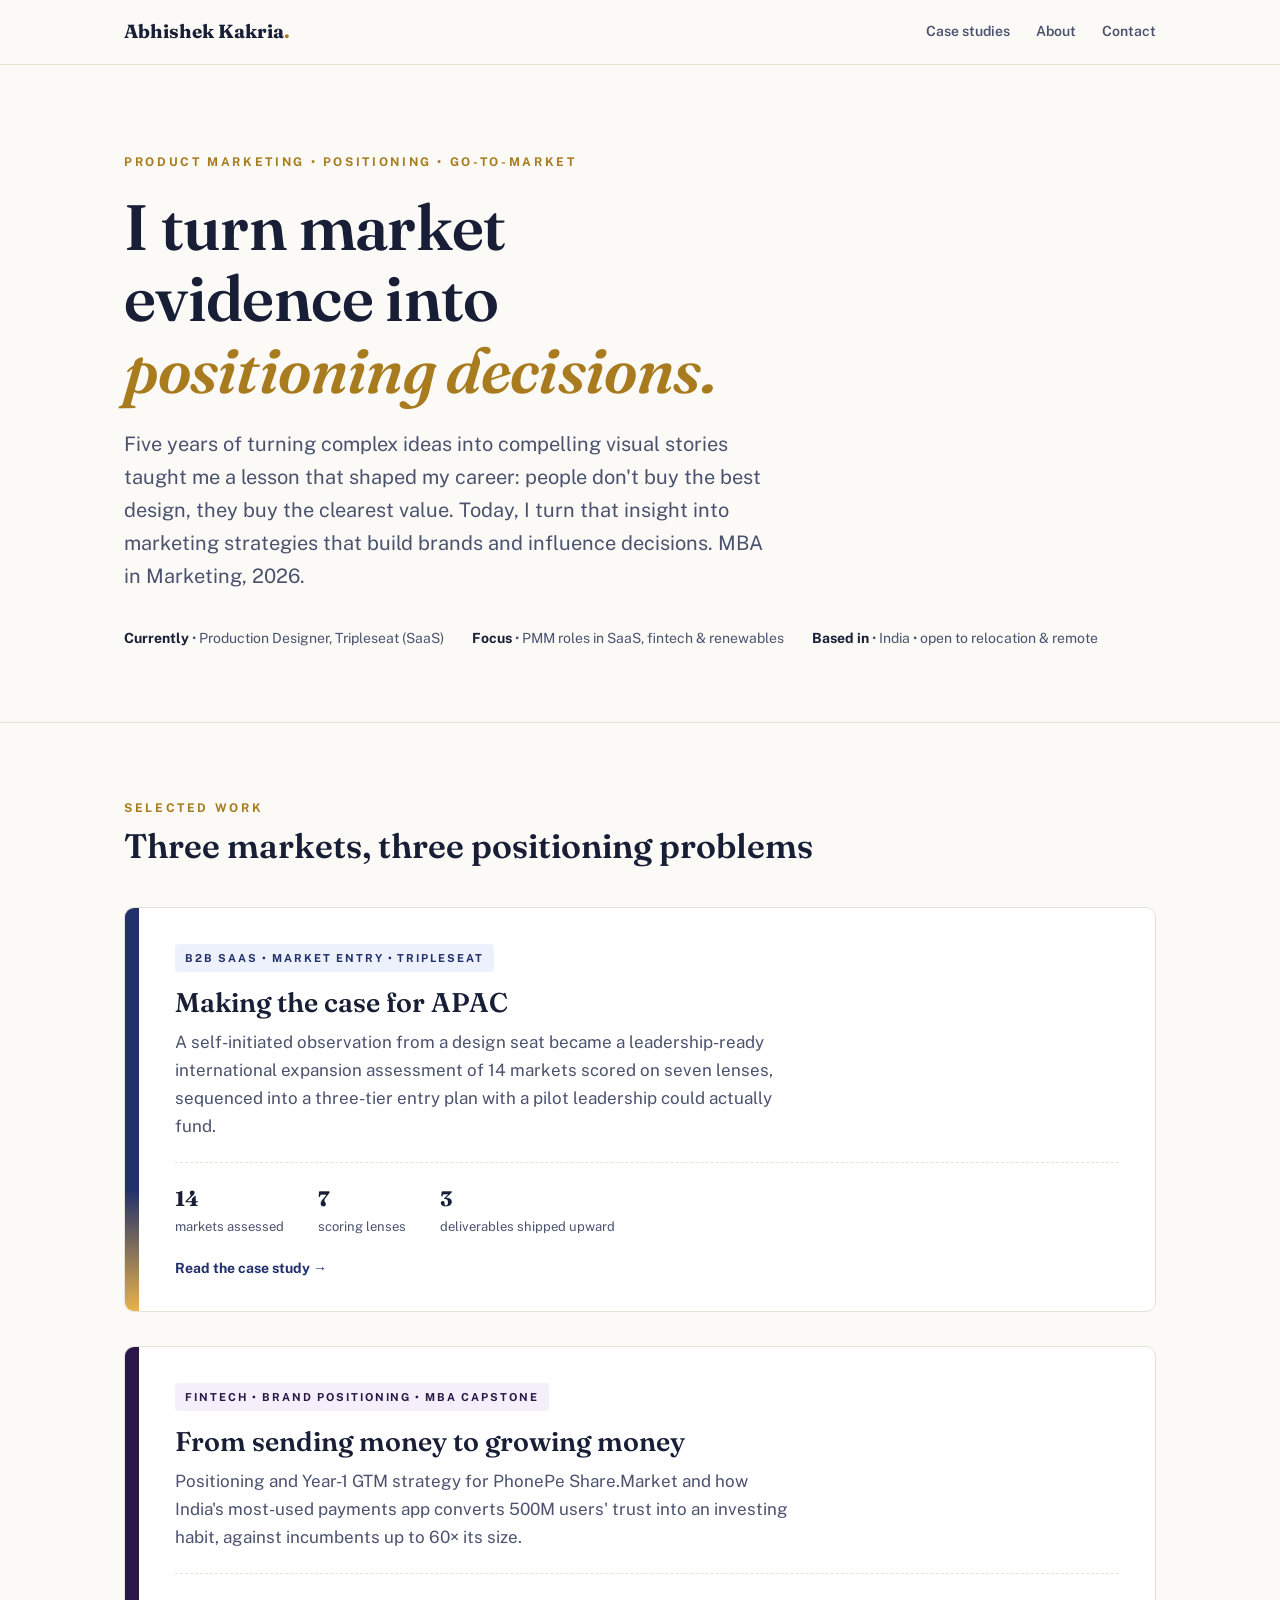
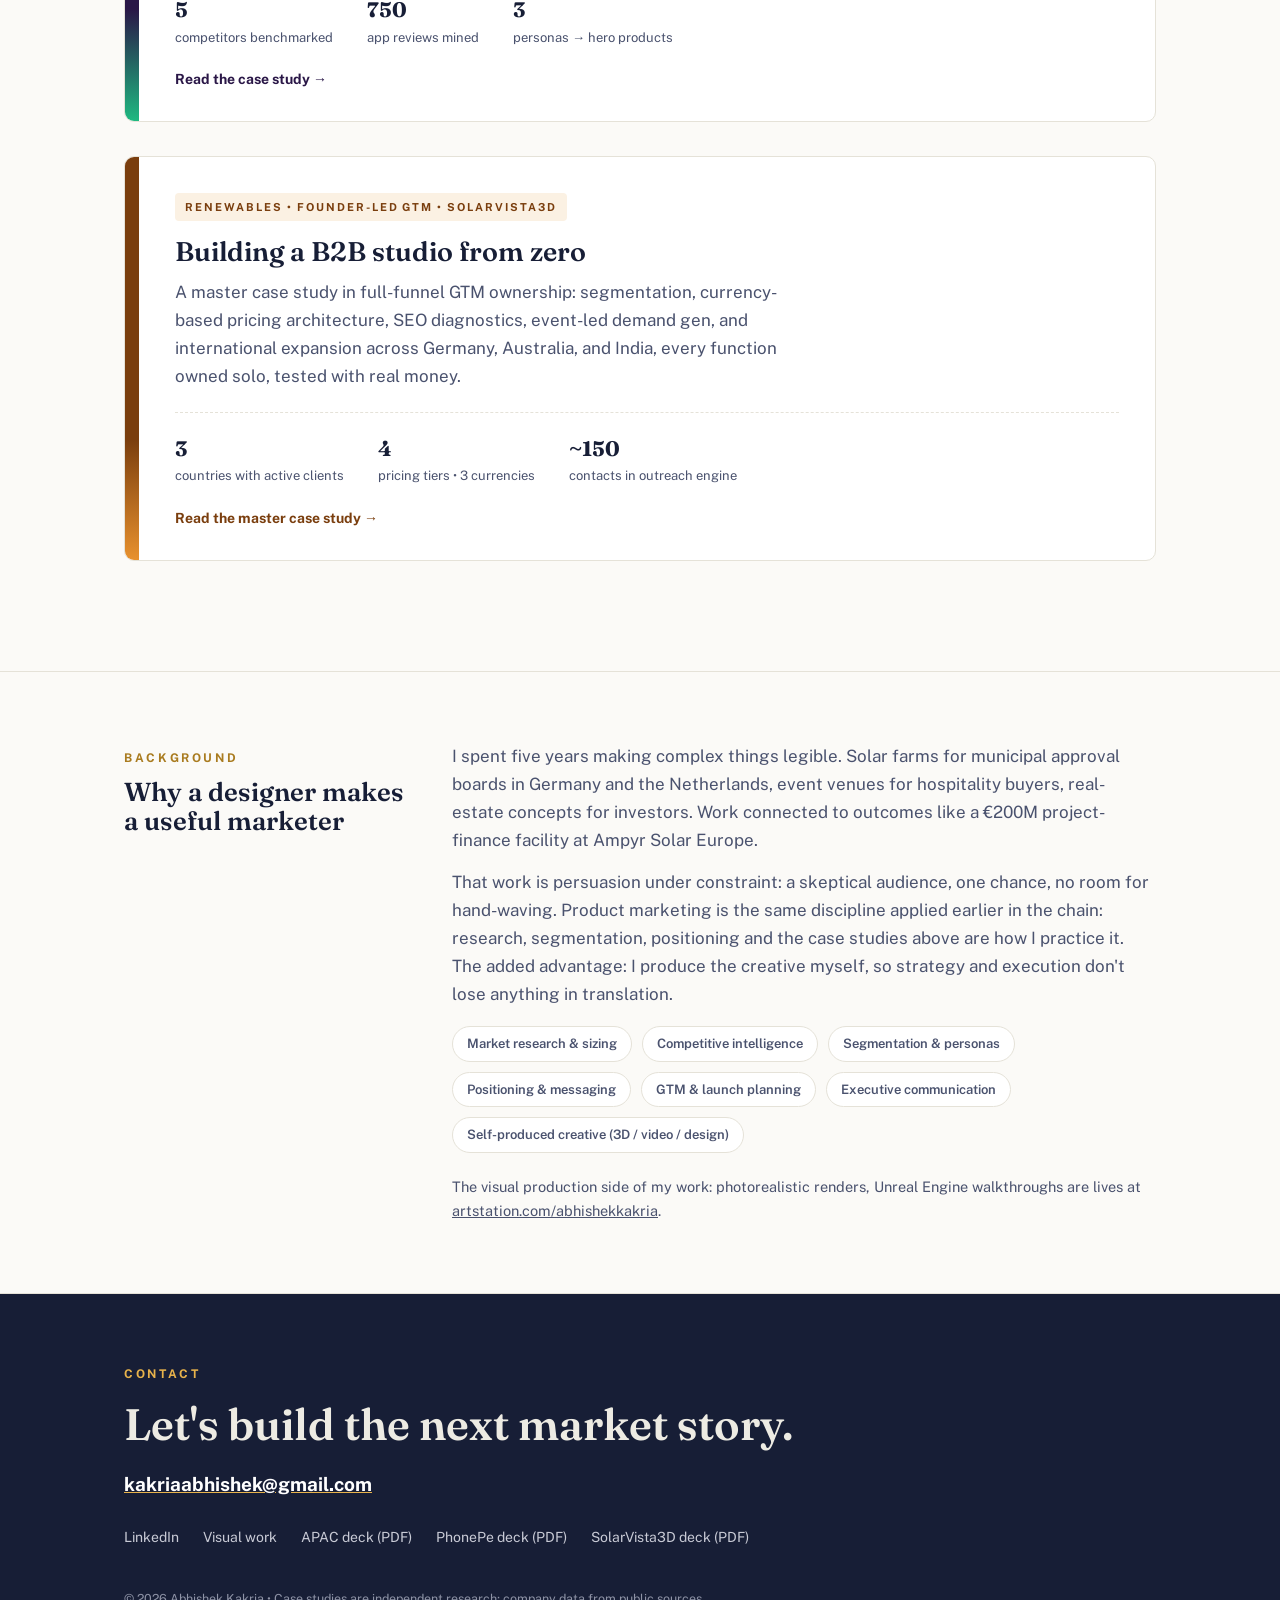
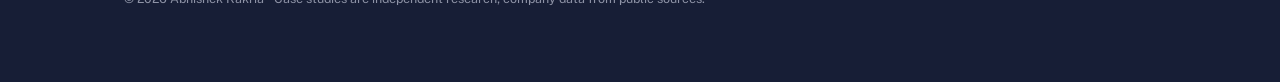
<file: index.html>
<!DOCTYPE html>
<html lang="en">
<head>
<meta charset="UTF-8" />
<meta name="viewport" content="width=device-width, initial-scale=1.0" />
<title>Abhishek Kakria - Product Marketing Portfolio</title>
<meta name="description" content="Product marketing case studies by Abhishek Kakria - market research, positioning, and go-to-market strategy across SaaS, fintech, and renewable energy." />
<link rel="preconnect" href="https://fonts.googleapis.com" />
<link rel="preconnect" href="https://fonts.gstatic.com" crossorigin />
<link href="https://fonts.googleapis.com/css2?family=Fraunces:ital,opsz,wght@0,9..144,500;0,9..144,600;0,9..144,700;1,9..144,500&family=Public+Sans:wght@400;600;700&display=swap" rel="stylesheet" />
<link rel="stylesheet" href="style.css" />
</head>
<body>

<header class="site">
  <div class="wrap">
    <a class="wordmark" href="index.html">Abhishek Kakria<span>.</span></a>
    <nav class="main" aria-label="Main">
      <a href="#work">Case studies</a>
      <a href="#about">About</a>
      <a href="#contact">Contact</a>
    </nav>
  </div>
</header>

<main>

  <!-- Hero -->
  <section class="hero">
    <div class="wrap">
      <p class="eyebrow">Product Marketing • Positioning • Go-to-Market</p>
      <h1>I turn market evidence into <em>positioning decisions.</em></h1>
      <p class="lede">
Five years of turning complex ideas into compelling visual stories taught me a lesson that shaped my career: people don't buy the best design, they buy the clearest value. Today, I turn that insight into marketing strategies that build brands and influence decisions. MBA in Marketing, 2026.
      </p>
      <div class="meta">
        <div><strong>Currently</strong> • Production Designer, Tripleseat (SaaS)</div>
        <div><strong>Focus</strong> • PMM roles in SaaS, fintech &amp; renewables</div>
        <div><strong>Based in</strong> • India • open to relocation &amp; remote</div>
      </div>
    </div>
  </section>

  <!-- Case studies -->
  <section class="cases" id="work">
    <div class="wrap">
      <span class="eyebrow">Selected work</span>
      <h2>Three markets, three positioning problems</h2>

      <a class="dossier apac" href="apac-expansion.html">
        <div class="spine" aria-hidden="true"></div>
        <div class="body">
          <span class="tag">B2B SaaS • Market entry • Tripleseat</span>
          <h3>Making the case for APAC</h3>
          <p class="sub">
            A self-initiated observation from a design seat became a leadership-ready
            international expansion assessment of 14 markets scored on seven lenses,
            sequenced into a three-tier entry plan with a pilot leadership could actually fund.
          </p>
          <div class="stats">
            <div><b>14</b>markets assessed</div>
            <div><b>7</b>scoring lenses</div>
            <div><b>3</b>deliverables shipped upward</div>
          </div>
          <div class="open">Read the case study →</div>
        </div>
      </a>

      <a class="dossier phonepe" href="phonepe-sharemarket.html">
        <div class="spine" aria-hidden="true"></div>
        <div class="body">
          <span class="tag">Fintech • Brand positioning • MBA capstone</span>
          <h3>From sending money to growing money</h3>
          <p class="sub">
            Positioning and Year-1 GTM strategy for PhonePe Share.Market and how India's
            most-used payments app converts 500M users' trust into an investing habit,
            against incumbents up to 60× its size.
          </p>
          <div class="stats">
            <div><b>5</b>competitors benchmarked</div>
            <div><b>750</b>app reviews mined</div>
            <div><b>3</b>personas → hero products</div>
          </div>
          <div class="open">Read the case study →</div>
        </div>
      </a>

      <a class="dossier solar" href="solarvista3d.html">
        <div class="spine" aria-hidden="true"></div>
        <div class="body">
          <span class="tag">Renewables • Founder-led GTM • SolarVista3D</span>
          <h3>Building a B2B studio from zero</h3>
          <p class="sub">
            A master case study in full-funnel GTM ownership: segmentation, currency-based
            pricing architecture, SEO diagnostics, event-led demand gen, and international
            expansion across Germany, Australia, and India, every function owned solo,
            tested with real money.
          </p>
          <div class="stats">
            <div><b>3</b>countries with active clients</div>
            <div><b>4</b>pricing tiers • 3 currencies</div>
            <div><b>~150</b>contacts in outreach engine</div>
          </div>
          <div class="open">Read the master case study →</div>
        </div>
      </a>

    </div>
  </section>

  <!-- About -->
  <section class="split" id="about">
    <div class="wrap">
      <div>
        <span class="eyebrow">Background</span>
        <h2>Why a designer makes a useful marketer</h2>
      </div>
      <div>
        <p class="muted">
          I spent five years making complex things legible. Solar farms for municipal
          approval boards in Germany and the Netherlands, event venues for hospitality
          buyers, real-estate concepts for investors. Work connected to outcomes like a
          €200M project-finance facility at Ampyr Solar Europe.
        </p>
        <p class="muted">
          That work is persuasion under constraint: a skeptical audience, one chance,
          no room for hand-waving. Product marketing is the same discipline applied
          earlier in the chain: research, segmentation, positioning and the case
          studies above are how I practice it. The added advantage: I produce the
          creative myself, so strategy and execution don't lose anything in translation.
        </p>
        <div class="chip-row">
          <span class="chip">Market research &amp; sizing</span>
          <span class="chip">Competitive intelligence</span>
          <span class="chip">Segmentation &amp; personas</span>
          <span class="chip">Positioning &amp; messaging</span>
          <span class="chip">GTM &amp; launch planning</span>
          <span class="chip">Executive communication</span>
          <span class="chip">Self-produced creative (3D / video / design)</span>
        </div>
        <p class="muted" style="margin-top:22px; font-size:14.5px;">
          The visual production side of my work: photorealistic renders, Unreal Engine
          walkthroughs are lives at
          <a href="https://artstation.com/abhishekkakria">artstation.com/abhishekkakria</a>.
        </p>
      </div>
    </div>
  </section>

</main>

<!-- Contact -->
<footer class="site" id="contact">
  <div class="wrap">
    <span class="eyebrow">Contact</span>
    <h2>Let's build the next market story.</h2>
    <a class="mail" href="mailto:kakriaabhishek@gmail.com">kakriaabhishek@gmail.com</a>
    <div class="links">
      <a href="https://linkedin.com/in/abhishekkakria">LinkedIn</a>
      <a href="https://artstation.com/abhishekkakria">Visual work</a>
      <a href="APAC_Expansion_Case_Study.pdf">APAC deck (PDF)</a>
      <a href="PhonePe_ShareMarket_Case_Study.pdf">PhonePe deck (PDF)</a>
      <a href="SolarVista3D_Case_Study.pdf">SolarVista3D deck (PDF)</a>
    </div>
    <p class="fine">© 2026 Abhishek Kakria • Case studies are independent research; company data from public sources.</p>
  </div>
</footer>

</body>
</html>
</file>
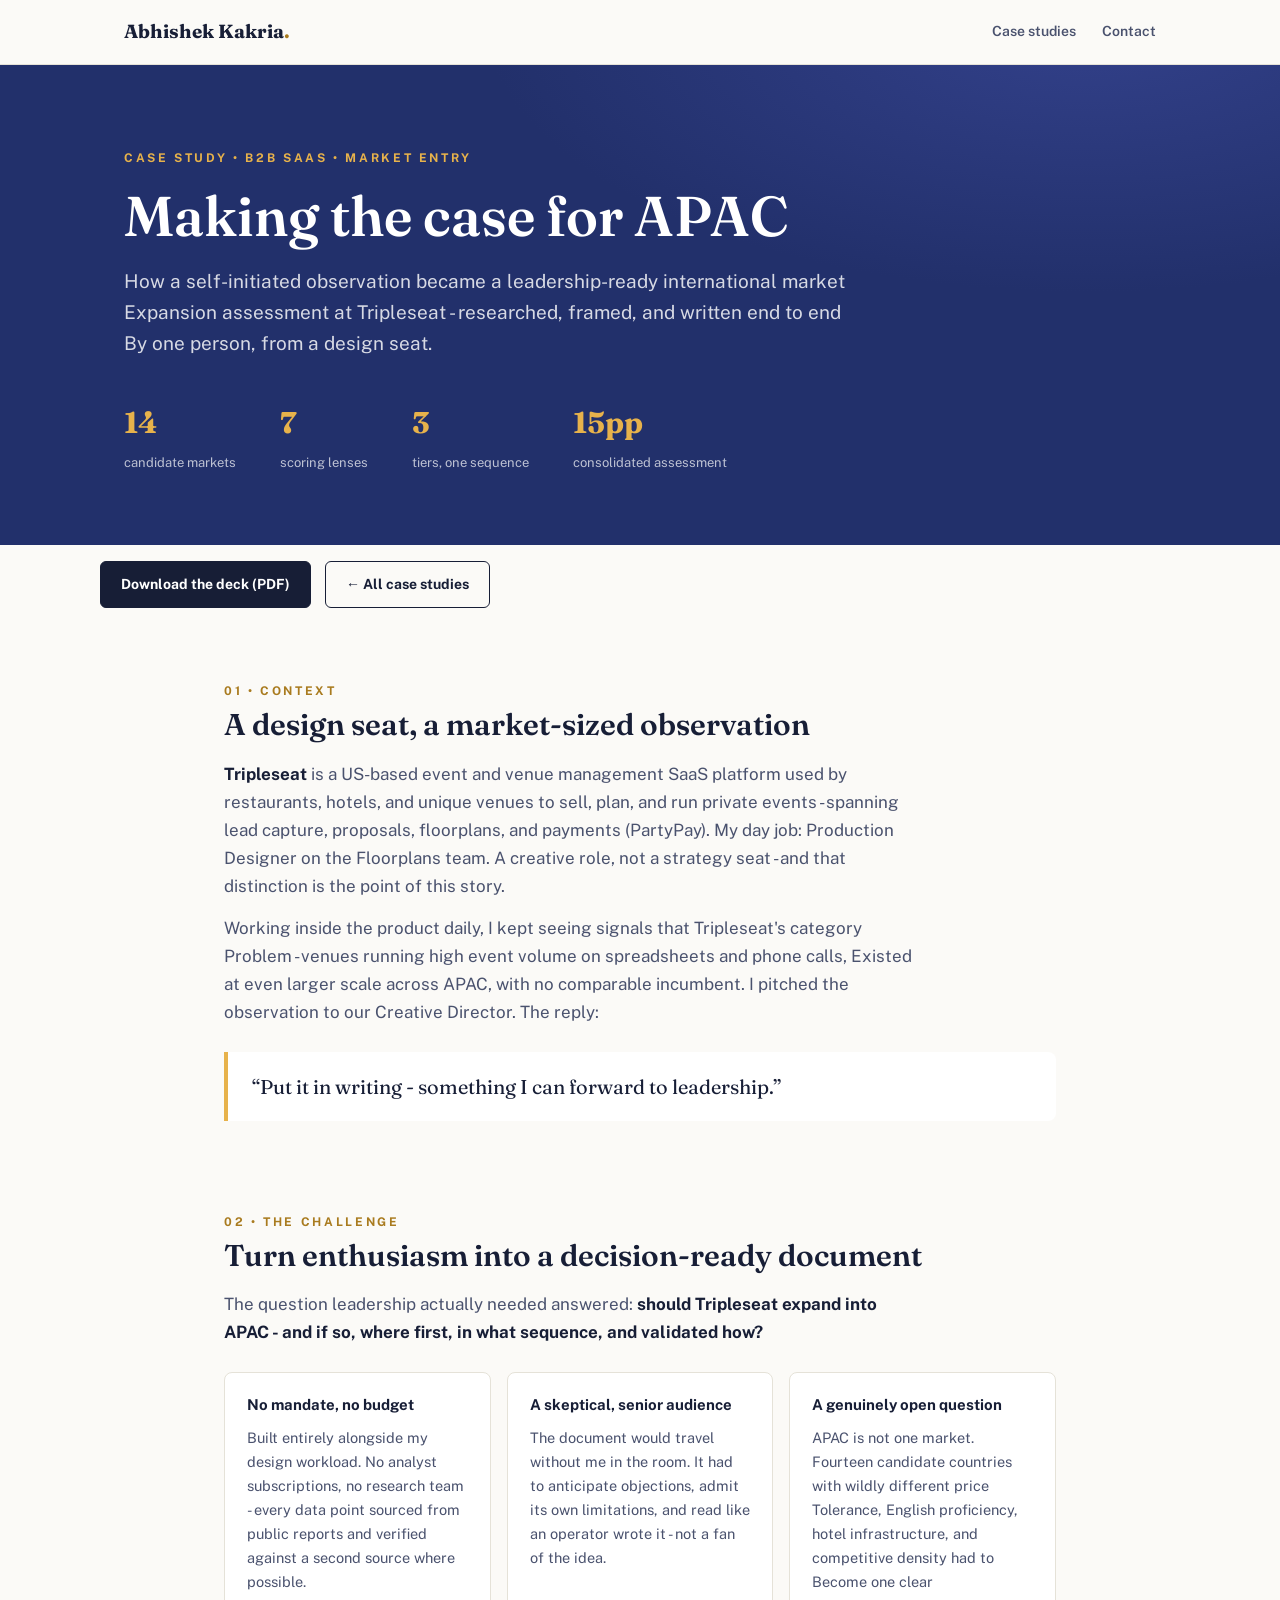
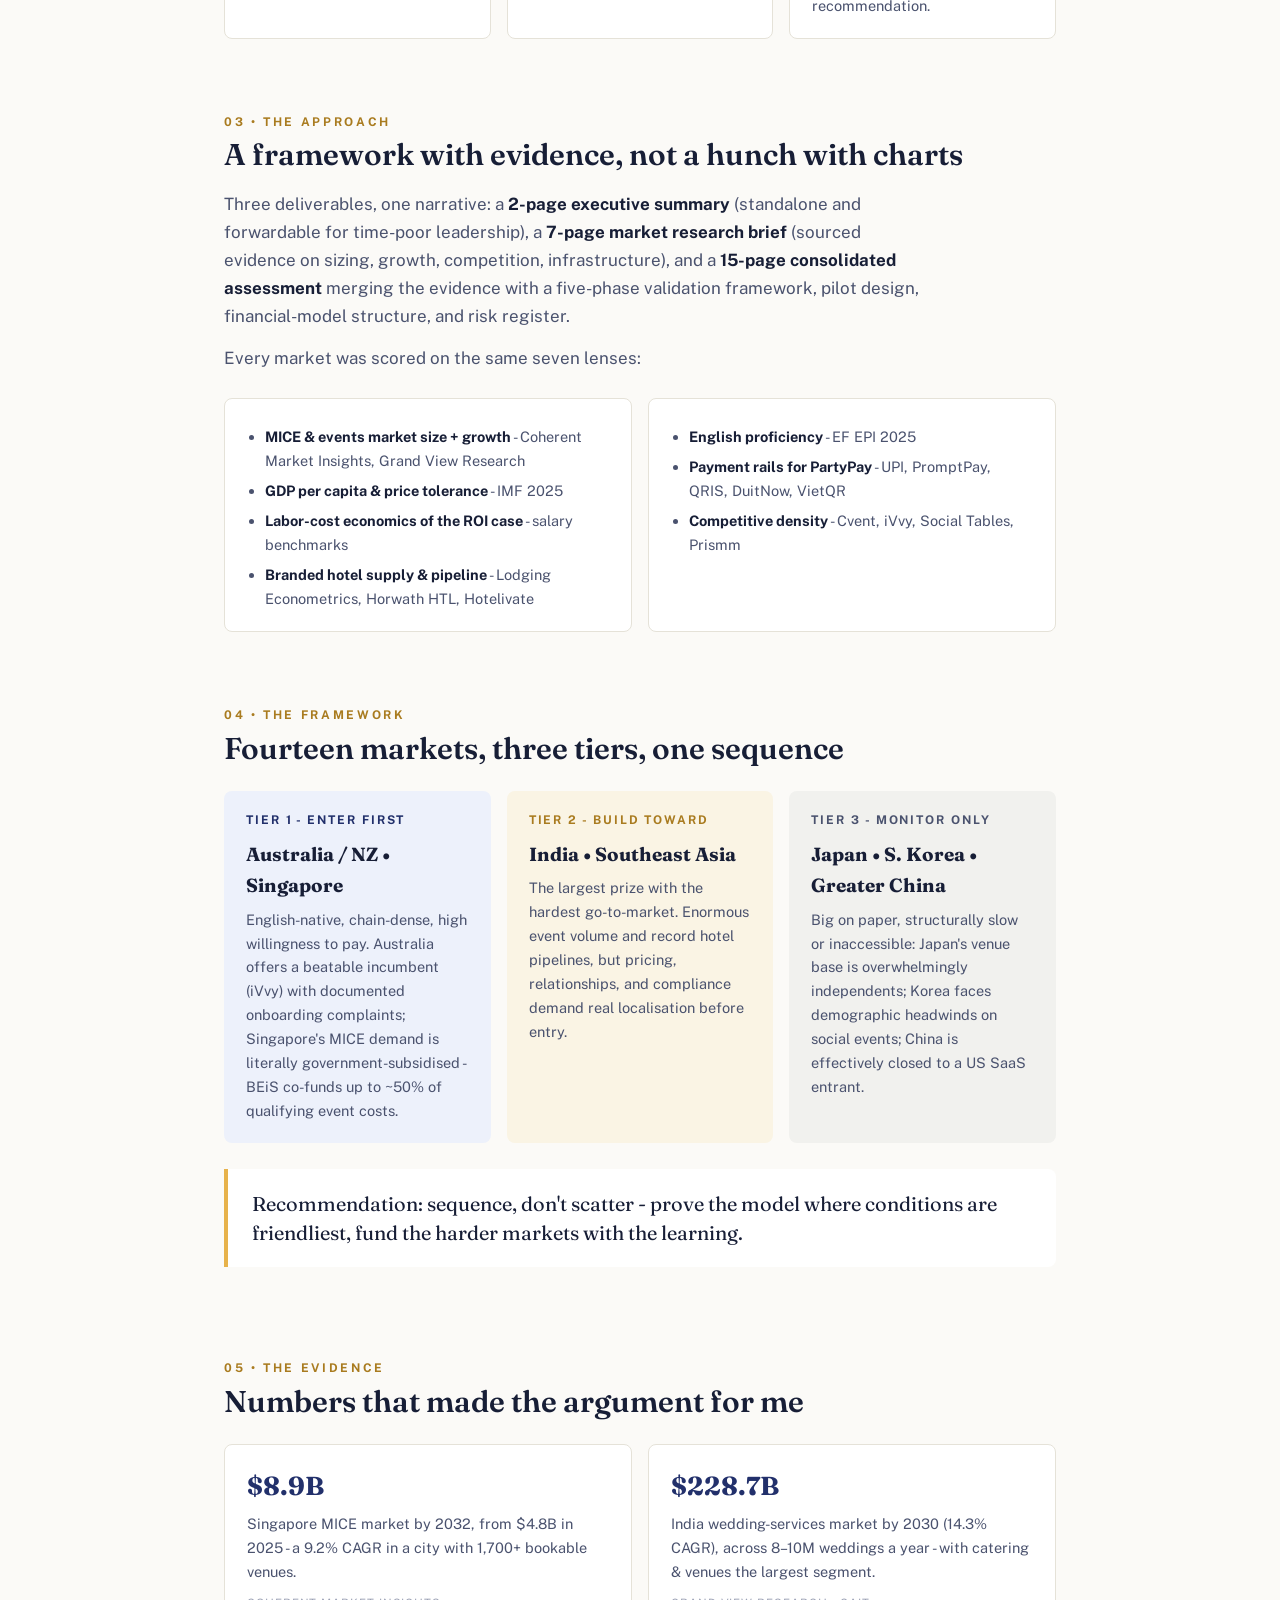
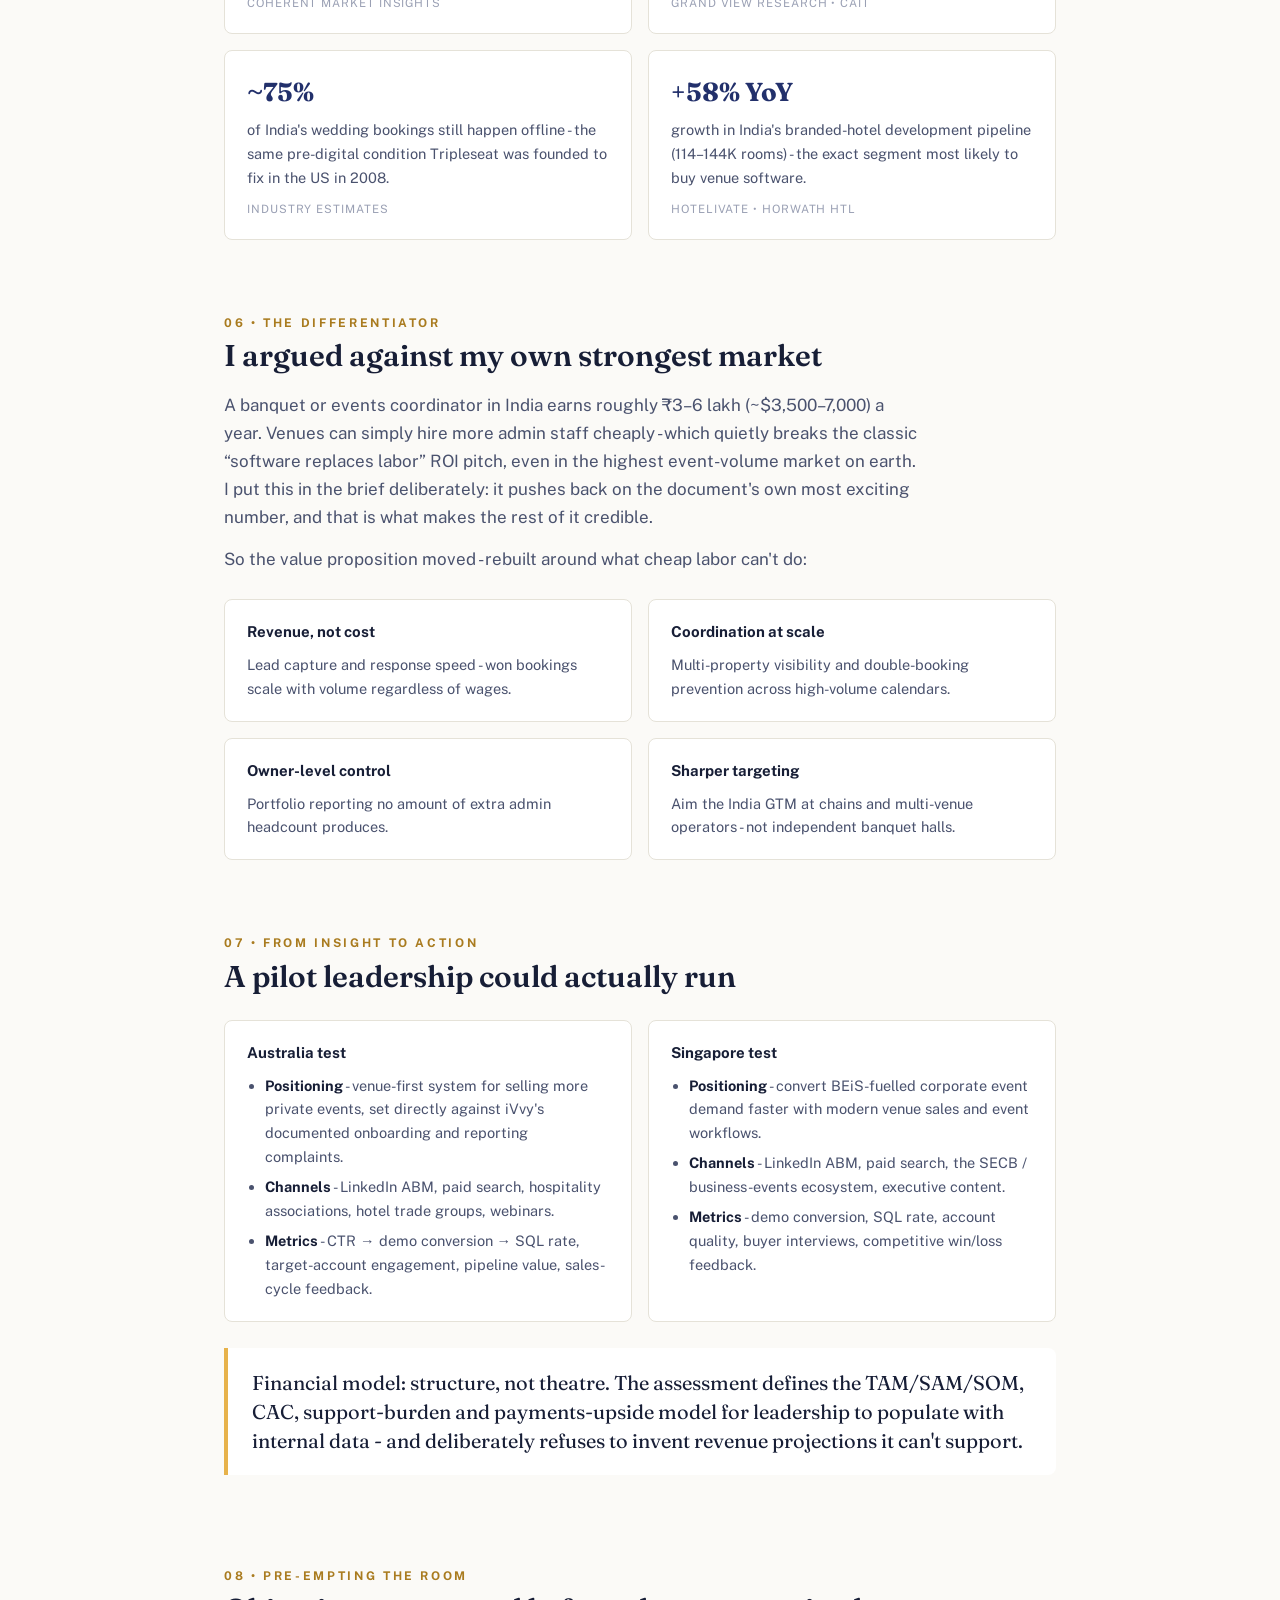
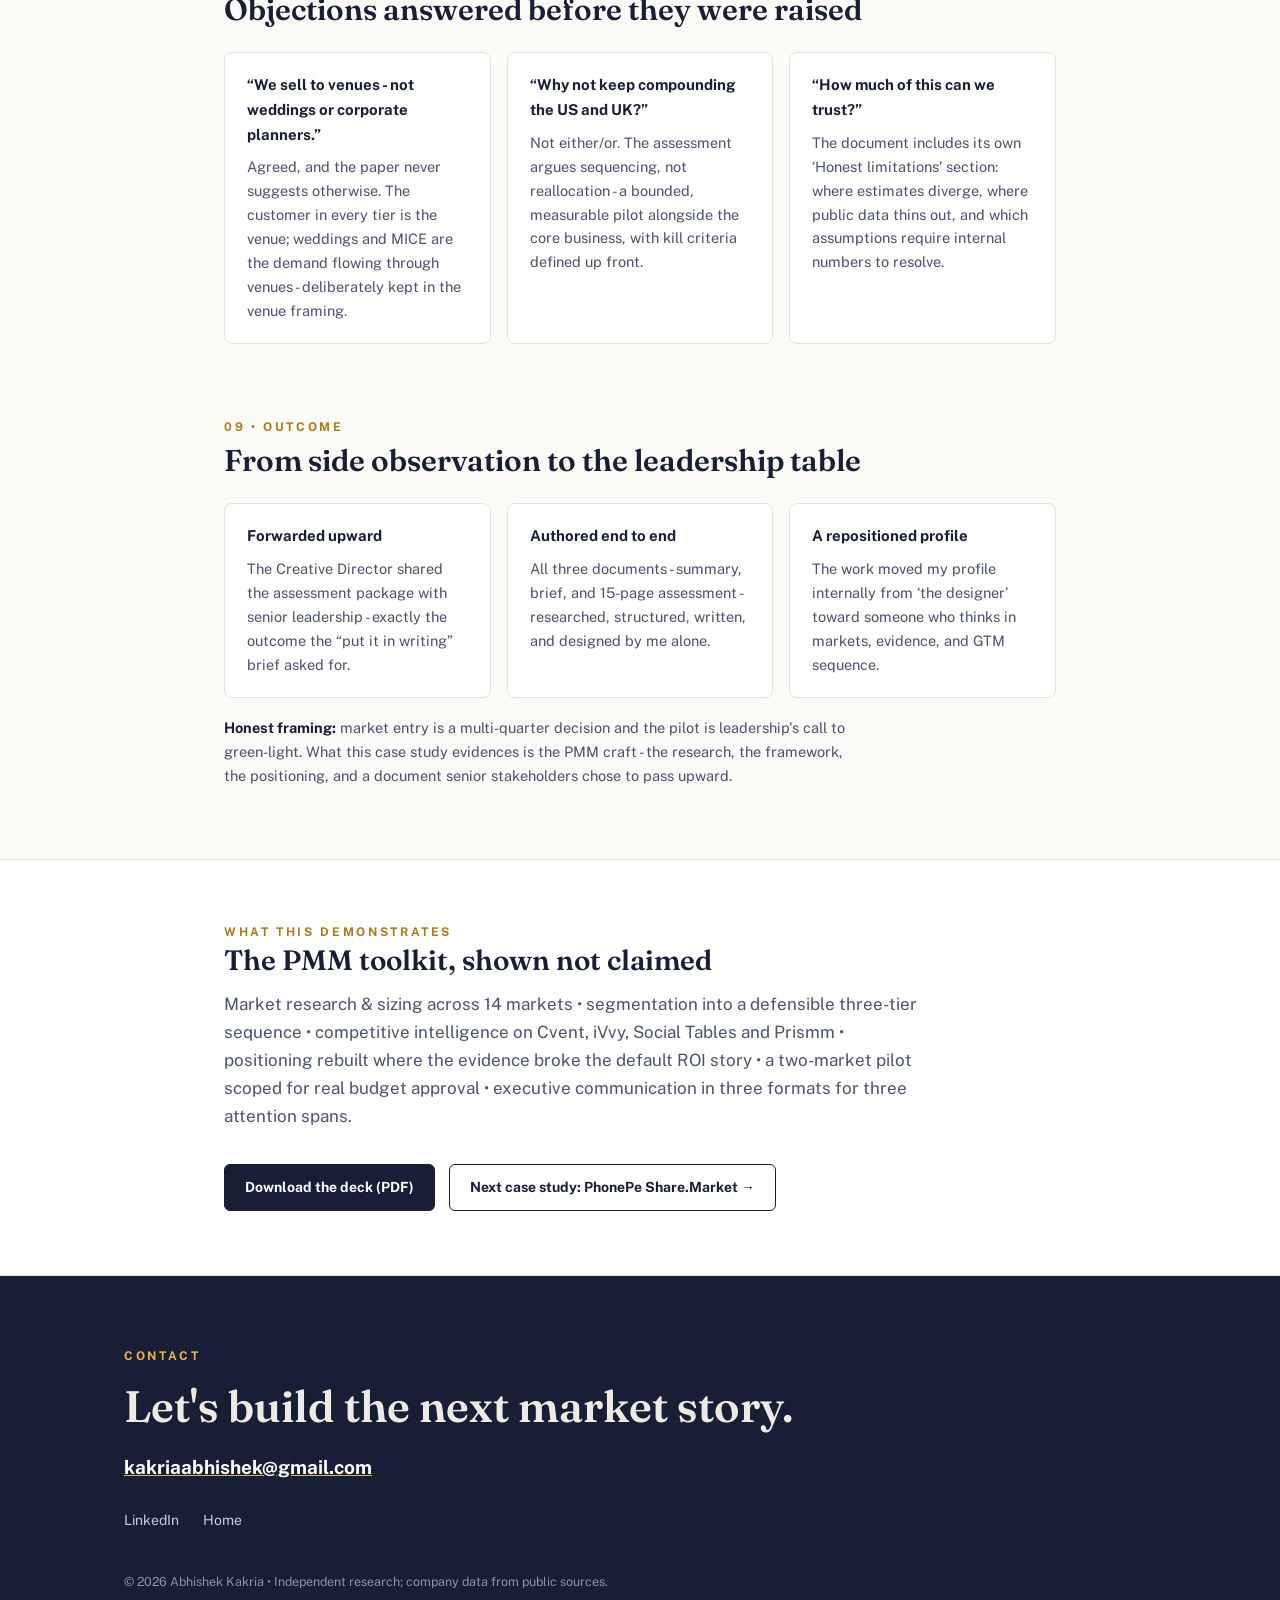
<file: apac-expansion.html>
<!DOCTYPE html>
<html lang="en">
<head>
<meta charset="UTF-8" />
<meta name="viewport" content="width=device-width, initial-scale=1.0" />
<title>Making the Case for APAC - Case Study • Abhishek Kakria</title>
<meta name="description" content="How a self-initiated observation became a leadership-ready APAC market expansion assessment at Tripleseat - a product marketing case study." />
<link rel="preconnect" href="https://fonts.googleapis.com" />
<link rel="preconnect" href="https://fonts.gstatic.com" crossorigin />
<link href="https://fonts.googleapis.com/css2?family=Fraunces:ital,opsz,wght@0,9..144,500;0,9..144,600;0,9..144,700;1,9..144,500&family=Public+Sans:wght@400;600;700&display=swap" rel="stylesheet" />
<link rel="stylesheet" href="style.css" />
</head>
<body class="apac-page">

<header class="site">
  <div class="wrap">
    <a class="wordmark" href="index.html">Abhishek Kakria<span>.</span></a>
    <nav class="main" aria-label="Main">
      <a href="index.html#work">Case studies</a>
      <a href="index.html#contact">Contact</a>
    </nav>
  </div>
</header>

<main>

  <section class="cs-hero apac">
    <div class="wrap">
      <p class="eyebrow">Case study • B2B SaaS • Market entry</p>
      <h1>Making the case for APAC</h1>
      <p class="sub">
        How a self-initiated observation became a leadership-ready international market
        Expansion assessment at Tripleseat - researched, framed, and written end to end
        By one person, from a design seat.
      </p>
      <div class="facts">
        <div><b>14</b><span>candidate markets</span></div>
        <div><b>7</b><span>scoring lenses</span></div>
        <div><b>3</b><span>tiers, one sequence</span></div>
        <div><b>15pp</b><span>consolidated assessment</span></div>
      </div>
    </div>
  </section>

  <div class="wrap cs-bar">
    <a class="btn solid" href="APAC_Expansion_Case_Study.pdf">Download the deck (PDF)</a>
    <a class="btn ghost" href="index.html#work">← All case studies</a>
  </div>

  <section class="cs-section">
    <div class="wrap">
      <span class="eyebrow">01 • Context</span>
      <h2>A design seat, a market-sized observation</h2>
      <p>
        <strong>Tripleseat</strong> is a US-based event and venue management SaaS platform used by
        restaurants, hotels, and unique venues to sell, plan, and run private events -
        spanning lead capture, proposals, floorplans, and payments (PartyPay).
        My day job: Production Designer on the Floorplans team. A creative role,
        not a strategy seat - and that distinction is the point of this story.
      </p>
      <p>
        Working inside the product daily, I kept seeing signals that Tripleseat's category
        Problem - venues running high event volume on spreadsheets and phone calls,
        Existed at even larger scale across APAC, with no comparable incumbent.
        I pitched the observation to our Creative Director. The reply:
      </p>
      <div class="callout">“Put it in writing - something I can forward to leadership.”</div>
    </div>
  </section>

  <section class="cs-section">
    <div class="wrap">
      <span class="eyebrow">02 • The challenge</span>
      <h2>Turn enthusiasm into a decision-ready document</h2>
      <p>
        The question leadership actually needed answered: <strong>should Tripleseat expand into
        APAC - and if so, where first, in what sequence, and validated how?</strong>
      </p>
      <div class="grid-3">
        <div class="card">
          <h4>No mandate, no budget</h4>
          <p>Built entirely alongside my design workload. No analyst subscriptions, no research
          team - every data point sourced from public reports and verified against a second
          source where possible.</p>
        </div>
        <div class="card">
          <h4>A skeptical, senior audience</h4>
          <p>The document would travel without me in the room. It had to anticipate objections,
          admit its own limitations, and read like an operator wrote it - not a fan of the idea.</p>
        </div>
        <div class="card">
          <h4>A genuinely open question</h4>
          <p>APAC is not one market. Fourteen candidate countries with wildly different price
          Tolerance, English proficiency, hotel infrastructure, and competitive density had to
          Become one clear recommendation.</p>
        </div>
      </div>
    </div>
  </section>

  <section class="cs-section">
    <div class="wrap">
      <span class="eyebrow">03 • The approach</span>
      <h2>A framework with evidence, not a hunch with charts</h2>
      <p>
        Three deliverables, one narrative: a <strong>2-page executive summary</strong> (standalone and
        forwardable for time-poor leadership), a <strong>7-page market research brief</strong> (sourced
        evidence on sizing, growth, competition, infrastructure), and a <strong>15-page consolidated
        assessment</strong> merging the evidence with a five-phase validation framework, pilot design,
        financial-model structure, and risk register.
      </p>
      <p>Every market was scored on the same seven lenses:</p>
      <div class="grid-2">
        <div class="card"><ul>
          <li><strong>MICE &amp; events market size + growth</strong> - Coherent Market Insights, Grand View Research</li>
          <li><strong>GDP per capita &amp; price tolerance</strong> - IMF 2025</li>
          <li><strong>Labor-cost economics of the ROI case</strong> - salary benchmarks</li>
          <li><strong>Branded hotel supply &amp; pipeline</strong> - Lodging Econometrics, Horwath HTL, Hotelivate</li>
        </ul></div>
        <div class="card"><ul>
          <li><strong>English proficiency</strong> - EF EPI 2025</li>
          <li><strong>Payment rails for PartyPay</strong> - UPI, PromptPay, QRIS, DuitNow, VietQR</li>
          <li><strong>Competitive density</strong> - Cvent, iVvy, Social Tables, Prismm</li>
        </ul></div>
      </div>
    </div>
  </section>

  <section class="cs-section">
    <div class="wrap">
      <span class="eyebrow">04 • The framework</span>
      <h2>Fourteen markets, three tiers, one sequence</h2>
      <div class="grid-3">
        <div class="band t1">
          <h4>Tier 1 - Enter first</h4>
          <b>Australia / NZ • Singapore</b>
          <p>English-native, chain-dense, high willingness to pay. Australia offers a beatable
          incumbent (iVvy) with documented onboarding complaints; Singapore's MICE demand is
          literally government-subsidised - BEiS co-funds up to ~50% of qualifying event costs.</p>
        </div>
        <div class="band t2">
          <h4>Tier 2 - Build toward</h4>
          <b>India • Southeast Asia</b>
          <p>The largest prize with the hardest go-to-market. Enormous event volume and record
          hotel pipelines, but pricing, relationships, and compliance demand real localisation
          before entry.</p>
        </div>
        <div class="band t3">
          <h4>Tier 3 - Monitor only</h4>
          <b>Japan • S. Korea • Greater China</b>
          <p>Big on paper, structurally slow or inaccessible: Japan's venue base is overwhelmingly
          independents; Korea faces demographic headwinds on social events; China is effectively
          closed to a US SaaS entrant.</p>
        </div>
      </div>
      <div class="callout">
        Recommendation: sequence, don't scatter - prove the model where conditions are
        friendliest, fund the harder markets with the learning.
      </div>
    </div>
  </section>

  <section class="cs-section">
    <div class="wrap">
      <span class="eyebrow">05 • The evidence</span>
      <h2>Numbers that made the argument for me</h2>
      <div class="grid-2">
        <div class="card">
          <span class="k">$8.9B</span>
          <p>Singapore MICE market by 2032, from $4.8B in 2025 - a 9.2% CAGR in a city with
          1,700+ bookable venues.</p>
          <p class="src">Coherent Market Insights</p>
        </div>
        <div class="card">
          <span class="k">$228.7B</span>
          <p>India wedding-services market by 2030 (14.3% CAGR), across 8–10M weddings a year -
          with catering &amp; venues the largest segment.</p>
          <p class="src">Grand View Research • CAIT</p>
        </div>
        <div class="card">
          <span class="k">~75%</span>
          <p>of India's wedding bookings still happen offline - the same pre-digital condition
          Tripleseat was founded to fix in the US in 2008.</p>
          <p class="src">Industry estimates</p>
        </div>
        <div class="card">
          <span class="k">+58% YoY</span>
          <p>growth in India's branded-hotel development pipeline (114–144K rooms) - the exact
          segment most likely to buy venue software.</p>
          <p class="src">Hotelivate • Horwath HTL</p>
        </div>
      </div>
    </div>
  </section>

  <section class="cs-section">
    <div class="wrap">
      <span class="eyebrow">06 • The differentiator</span>
      <h2>I argued against my own strongest market</h2>
      <p>
        A banquet or events coordinator in India earns roughly ₹3–6 lakh (~$3,500–7,000) a year.
        Venues can simply hire more admin staff cheaply - which quietly breaks the classic
        “software replaces labor” ROI pitch, even in the highest event-volume market on earth.
        I put this in the brief deliberately: it pushes back on the document's own most exciting
        number, and that is what makes the rest of it credible.
      </p>
      <p>So the value proposition moved - rebuilt around what cheap labor can't do:</p>
      <div class="grid-2">
        <div class="card"><h4>Revenue, not cost</h4><p>Lead capture and response speed - won bookings scale with volume regardless of wages.</p></div>
        <div class="card"><h4>Coordination at scale</h4><p>Multi-property visibility and double-booking prevention across high-volume calendars.</p></div>
        <div class="card"><h4>Owner-level control</h4><p>Portfolio reporting no amount of extra admin headcount produces.</p></div>
        <div class="card"><h4>Sharper targeting</h4><p>Aim the India GTM at chains and multi-venue operators - not independent banquet halls.</p></div>
      </div>
    </div>
  </section>

  <section class="cs-section">
    <div class="wrap">
      <span class="eyebrow">07 • From insight to action</span>
      <h2>A pilot leadership could actually run</h2>
      <div class="grid-2">
        <div class="card">
          <h4>Australia test</h4>
          <ul>
            <li><strong>Positioning</strong> - venue-first system for selling more private events, set directly against iVvy's documented onboarding and reporting complaints.</li>
            <li><strong>Channels</strong> - LinkedIn ABM, paid search, hospitality associations, hotel trade groups, webinars.</li>
            <li><strong>Metrics</strong> - CTR → demo conversion → SQL rate, target-account engagement, pipeline value, sales-cycle feedback.</li>
          </ul>
        </div>
        <div class="card">
          <h4>Singapore test</h4>
          <ul>
            <li><strong>Positioning</strong> - convert BEiS-fuelled corporate event demand faster with modern venue sales and event workflows.</li>
            <li><strong>Channels</strong> - LinkedIn ABM, paid search, the SECB / business-events ecosystem, executive content.</li>
            <li><strong>Metrics</strong> - demo conversion, SQL rate, account quality, buyer interviews, competitive win/loss feedback.</li>
          </ul>
        </div>
      </div>
      <div class="callout">
        Financial model: structure, not theatre. The assessment defines the TAM/SAM/SOM, CAC,
        support-burden and payments-upside model for leadership to populate with internal data -
        and deliberately refuses to invent revenue projections it can't support.
      </div>
    </div>
  </section>

  <section class="cs-section">
    <div class="wrap">
      <span class="eyebrow">08 • Pre-empting the room</span>
      <h2>Objections answered before they were raised</h2>
      <div class="grid-3">
        <div class="card">
          <h4>“We sell to venues - not weddings or corporate planners.”</h4>
          <p>Agreed, and the paper never suggests otherwise. The customer in every tier is the
          venue; weddings and MICE are the demand flowing through venues - deliberately kept in
          the venue framing.</p>
        </div>
        <div class="card">
          <h4>“Why not keep compounding the US and UK?”</h4>
          <p>Not either/or. The assessment argues sequencing, not reallocation - a bounded,
          measurable pilot alongside the core business, with kill criteria defined up front.</p>
        </div>
        <div class="card">
          <h4>“How much of this can we trust?”</h4>
          <p>The document includes its own ‘Honest limitations’ section: where estimates diverge,
          where public data thins out, and which assumptions require internal numbers to resolve.</p>
        </div>
      </div>
    </div>
  </section>

  <section class="cs-section">
    <div class="wrap">
      <span class="eyebrow">09 • Outcome</span>
      <h2>From side observation to the leadership table</h2>
      <div class="grid-3">
        <div class="card"><h4>Forwarded upward</h4><p>The Creative Director shared the assessment package with senior leadership - exactly the outcome the “put it in writing” brief asked for.</p></div>
        <div class="card"><h4>Authored end to end</h4><p>All three documents - summary, brief, and 15-page assessment - researched, structured, written, and designed by me alone.</p></div>
        <div class="card"><h4>A repositioned profile</h4><p>The work moved my profile internally from ‘the designer’ toward someone who thinks in markets, evidence, and GTM sequence.</p></div>
      </div>
      <p style="margin-top:18px; font-size:14.5px;">
        <strong>Honest framing:</strong> market entry is a multi-quarter decision and the pilot is
        leadership's call to green-light. What this case study evidences is the PMM craft - the
        research, the framework, the positioning, and a document senior stakeholders chose to
        pass upward.
      </p>
    </div>
  </section>

  <section class="cs-close">
    <div class="wrap">
      <span class="eyebrow">What this demonstrates</span>
      <h2>The PMM toolkit, shown not claimed</h2>
      <p style="color:var(--ink-soft); max-width:70ch;">
        Market research &amp; sizing across 14 markets • segmentation into a defensible three-tier
        sequence • competitive intelligence on Cvent, iVvy, Social Tables and Prismm • positioning
        rebuilt where the evidence broke the default ROI story • a two-market pilot scoped for real
        budget approval • executive communication in three formats for three attention spans.
      </p>
      <div class="nav-next">
        <a class="btn solid" href="APAC_Expansion_Case_Study.pdf">Download the deck (PDF)</a>
        <a class="btn ghost" href="phonepe-sharemarket.html">Next case study: PhonePe Share.Market →</a>
      </div>
    </div>
  </section>

</main>

<footer class="site">
  <div class="wrap">
    <span class="eyebrow">Contact</span>
    <h2>Let's build the next market story.</h2>
    <a class="mail" href="mailto:kakriaabhishek@gmail.com">kakriaabhishek@gmail.com</a>
    <div class="links">
      <a href="https://linkedin.com/in/abhishekkakria">LinkedIn</a>
      <a href="index.html">Home</a>
    </div>
    <p class="fine">© 2026 Abhishek Kakria • Independent research; company data from public sources.</p>
  </div>
</footer>

</body>
</html>
</file>
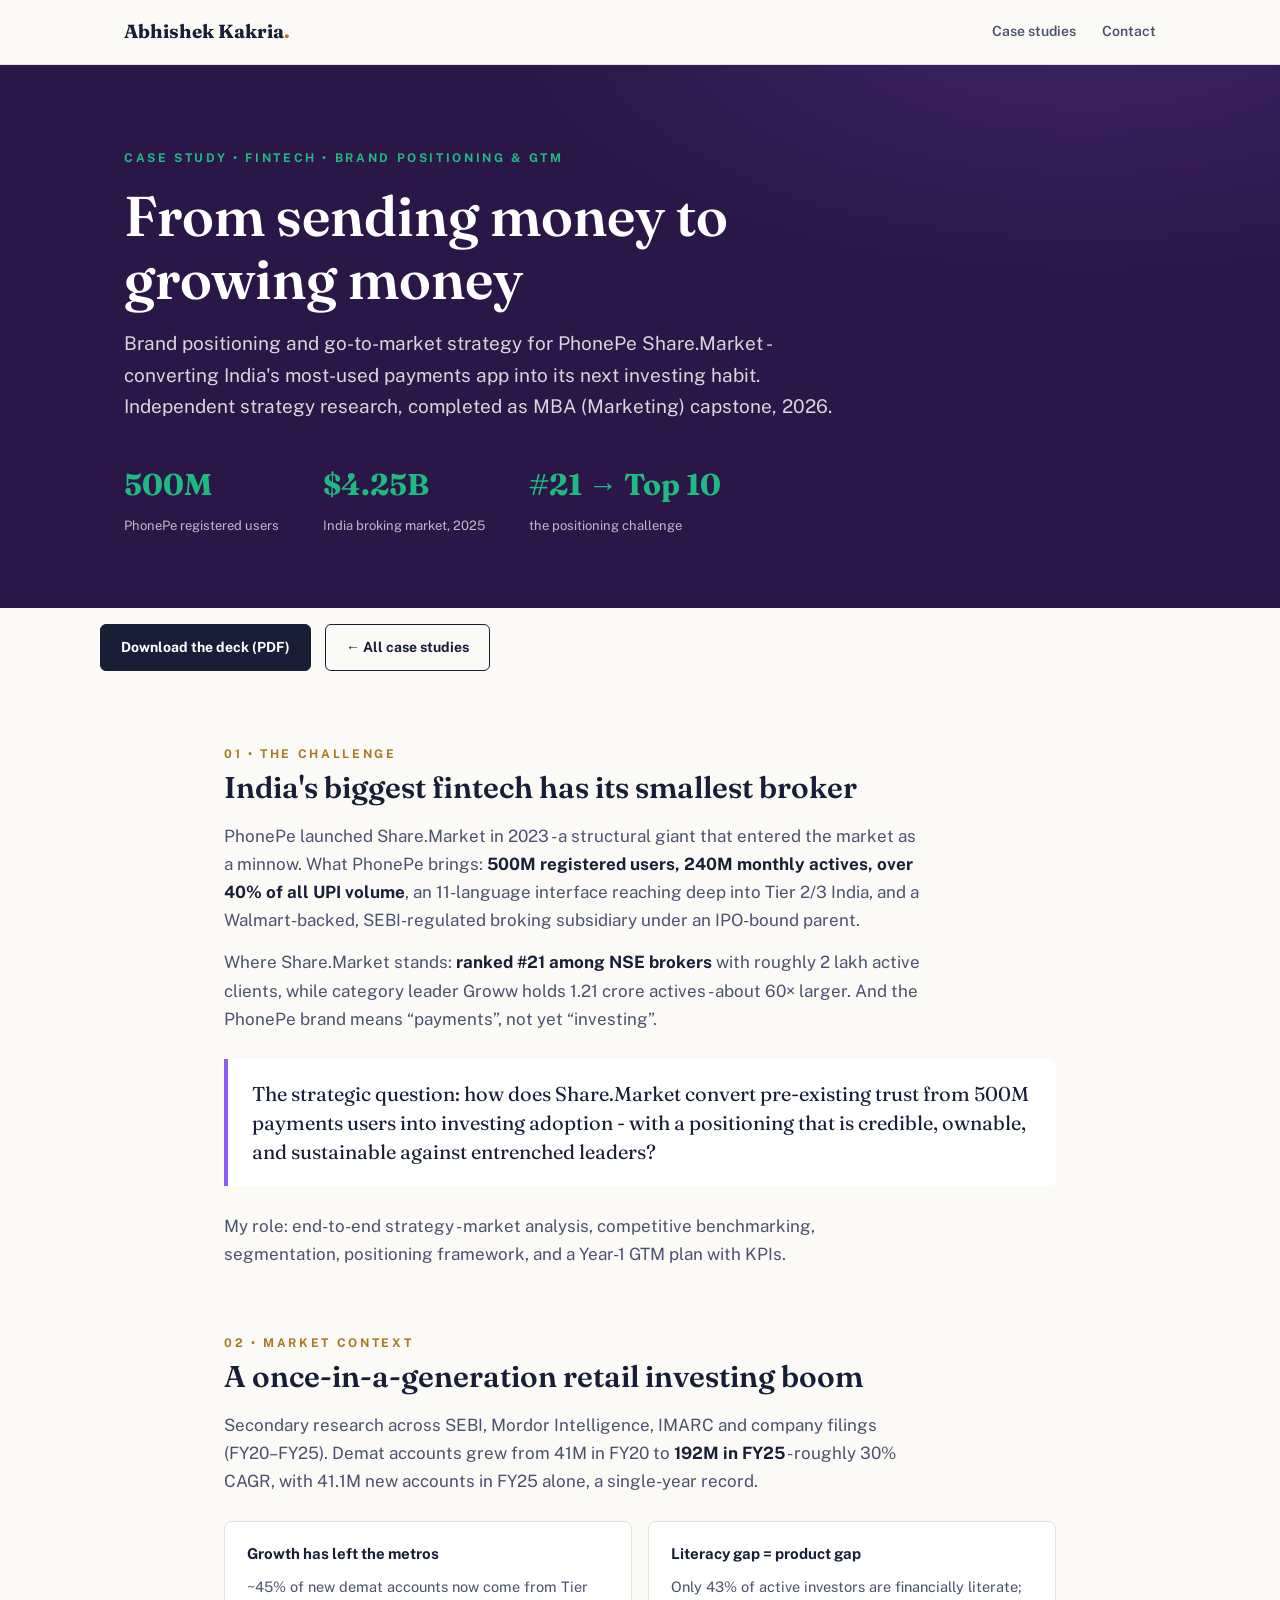
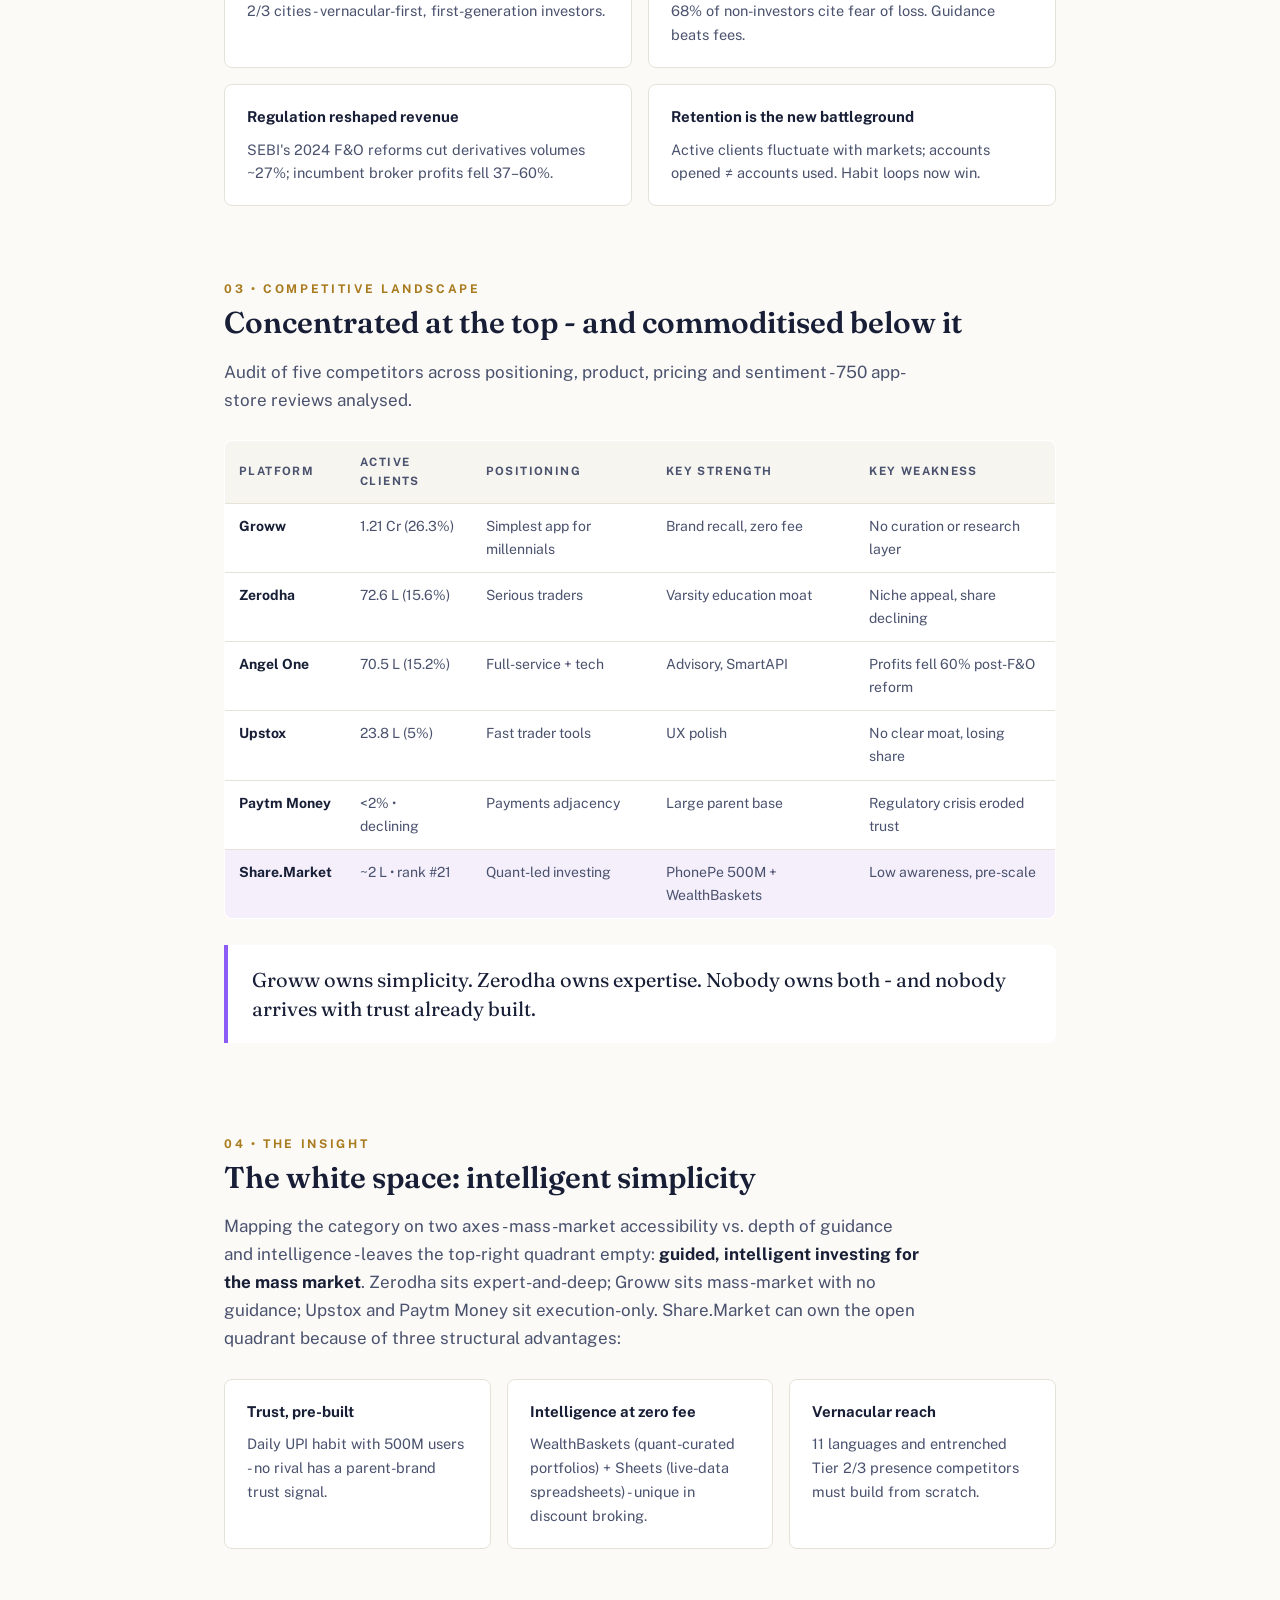
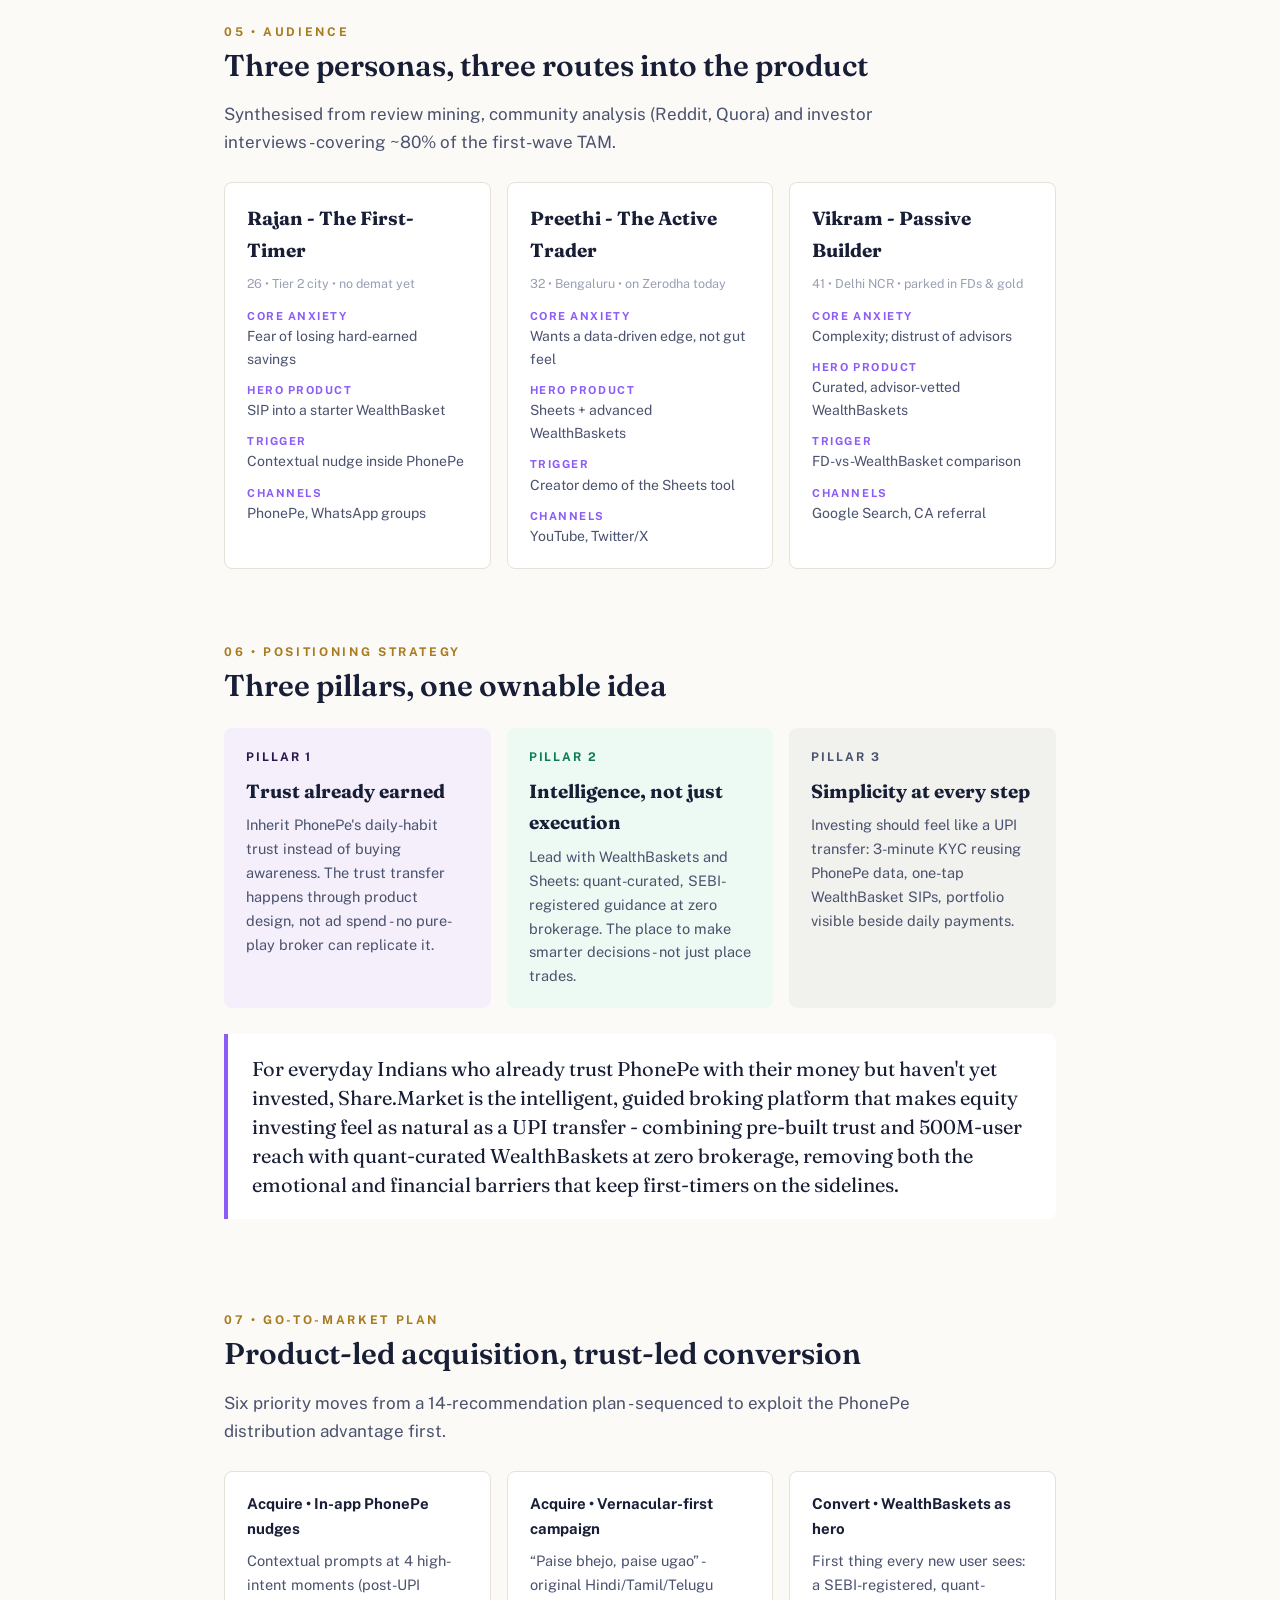
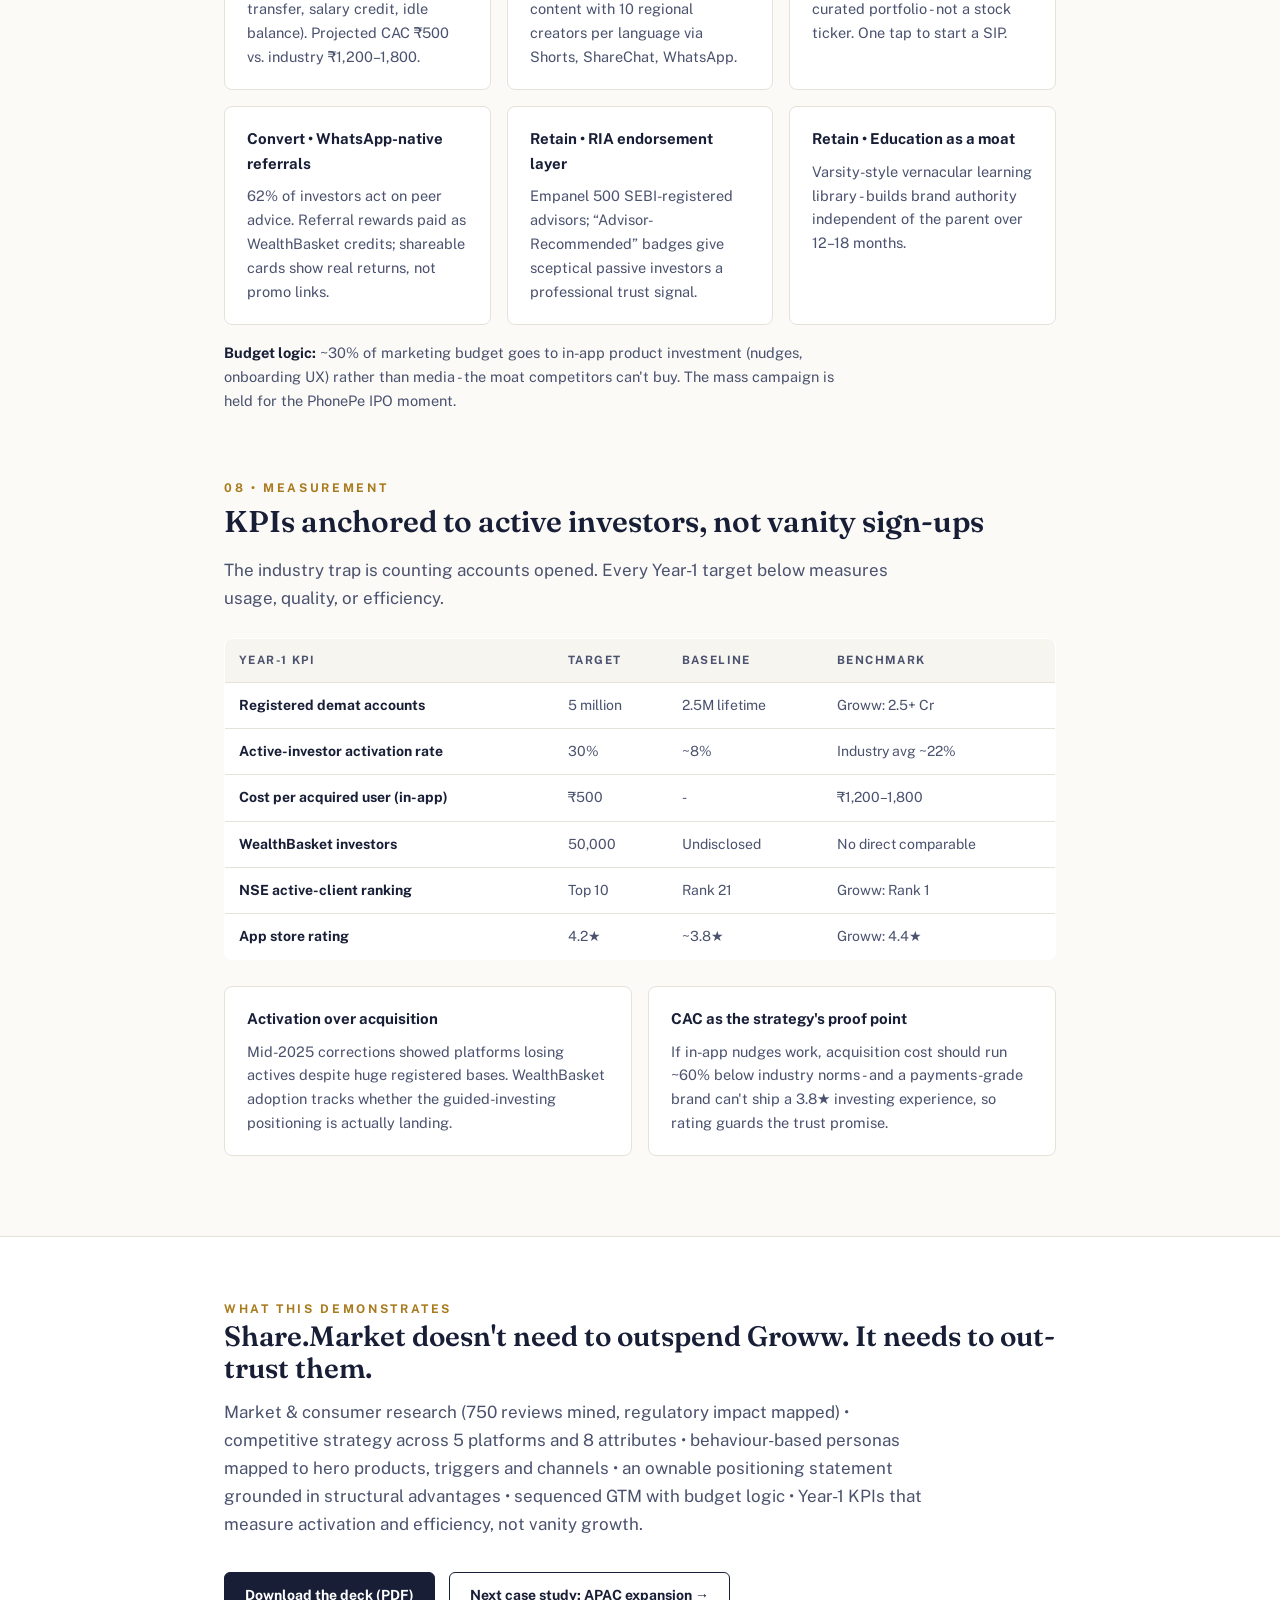
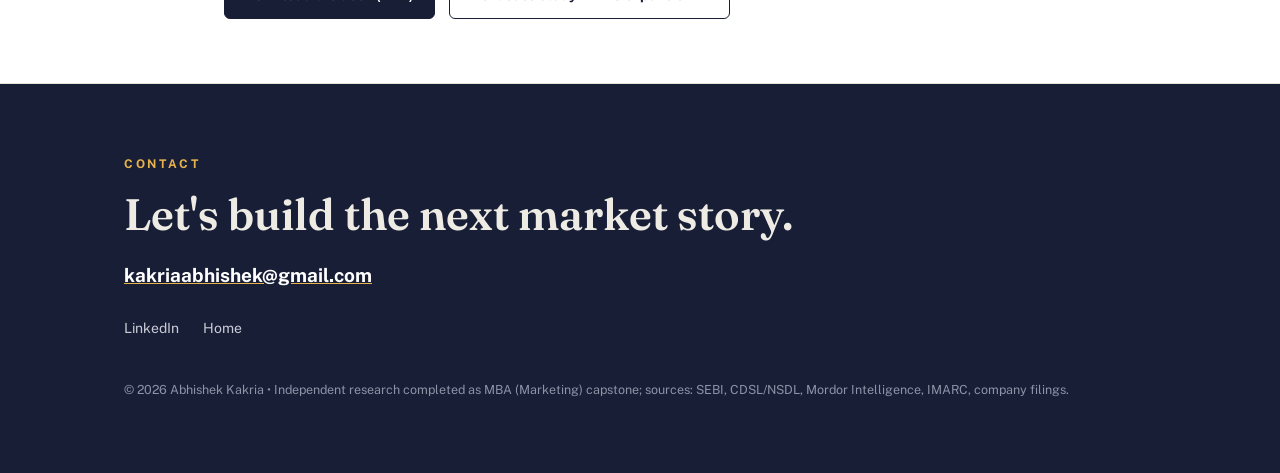
<file: phonepe-sharemarket.html>
<!DOCTYPE html>
<html lang="en">
<head>
<meta charset="UTF-8" />
<meta name="viewport" content="width=device-width, initial-scale=1.0" />
<title>From Sending Money to Growing Money - PhonePe Share.Market Case Study • Abhishek Kakria</title>
<meta name="description" content="Brand positioning and Year-1 go-to-market strategy for PhonePe Share.Market - a product marketing case study by Abhishek Kakria." />
<link rel="preconnect" href="https://fonts.googleapis.com" />
<link rel="preconnect" href="https://fonts.gstatic.com" crossorigin />
<link href="https://fonts.googleapis.com/css2?family=Fraunces:ital,opsz,wght@0,9..144,500;0,9..144,600;0,9..144,700;1,9..144,500&family=Public+Sans:wght@400;600;700&display=swap" rel="stylesheet" />
<link rel="stylesheet" href="style.css" />
</head>
<body class="pp-page">

<header class="site">
  <div class="wrap">
    <a class="wordmark" href="index.html">Abhishek Kakria<span>.</span></a>
    <nav class="main" aria-label="Main">
      <a href="index.html#work">Case studies</a>
      <a href="index.html#contact">Contact</a>
    </nav>
  </div>
</header>

<main>

  <section class="cs-hero phonepe">
    <div class="wrap">
      <p class="eyebrow">Case study • Fintech • Brand positioning &amp; GTM</p>
      <h1>From sending money to growing money</h1>
      <p class="sub">
        Brand positioning and go-to-market strategy for PhonePe Share.Market - converting
        India's most-used payments app into its next investing habit. Independent strategy
        research, completed as MBA (Marketing) capstone, 2026.
      </p>
      <div class="facts">
        <div><b>500M</b><span>PhonePe registered users</span></div>
        <div><b>$4.25B</b><span>India broking market, 2025</span></div>
        <div><b>#21 → Top 10</b><span>the positioning challenge</span></div>
      </div>
    </div>
  </section>

  <div class="wrap cs-bar">
    <a class="btn solid" href="PhonePe_ShareMarket_Case_Study.pdf">Download the deck (PDF)</a>
    <a class="btn ghost" href="index.html#work">← All case studies</a>
  </div>

  <section class="cs-section">
    <div class="wrap">
      <span class="eyebrow">01 • The challenge</span>
      <h2>India's biggest fintech has its smallest broker</h2>
      <p>
        PhonePe launched Share.Market in 2023 - a structural giant that entered the market as
        a minnow. What PhonePe brings: <strong>500M registered users, 240M monthly actives, over 40%
        of all UPI volume</strong>, an 11-language interface reaching deep into Tier 2/3 India, and a
        Walmart-backed, SEBI-regulated broking subsidiary under an IPO-bound parent.
      </p>
      <p>
        Where Share.Market stands: <strong>ranked #21 among NSE brokers</strong> with roughly 2 lakh active
        clients, while category leader Groww holds 1.21 crore actives - about 60× larger.
        And the PhonePe brand means “payments”, not yet “investing”.
      </p>
      <div class="callout">
        The strategic question: how does Share.Market convert pre-existing trust from 500M
        payments users into investing adoption - with a positioning that is credible, ownable,
        and sustainable against entrenched leaders?
      </div>
      <p>
        My role: end-to-end strategy - market analysis, competitive benchmarking, segmentation,
        positioning framework, and a Year-1 GTM plan with KPIs.
      </p>
    </div>
  </section>

  <section class="cs-section">
    <div class="wrap">
      <span class="eyebrow">02 • Market context</span>
      <h2>A once-in-a-generation retail investing boom</h2>
      <p>
        Secondary research across SEBI, Mordor Intelligence, IMARC and company filings
        (FY20–FY25). Demat accounts grew from 41M in FY20 to <strong>192M in FY25</strong> - roughly 30%
        CAGR, with 41.1M new accounts in FY25 alone, a single-year record.
      </p>
      <div class="grid-2">
        <div class="card"><h4>Growth has left the metros</h4><p>~45% of new demat accounts now come from Tier 2/3 cities - vernacular-first, first-generation investors.</p></div>
        <div class="card"><h4>Literacy gap = product gap</h4><p>Only 43% of active investors are financially literate; 68% of non-investors cite fear of loss. Guidance beats fees.</p></div>
        <div class="card"><h4>Regulation reshaped revenue</h4><p>SEBI's 2024 F&amp;O reforms cut derivatives volumes ~27%; incumbent broker profits fell 37–60%.</p></div>
        <div class="card"><h4>Retention is the new battleground</h4><p>Active clients fluctuate with markets; accounts opened ≠ accounts used. Habit loops now win.</p></div>
      </div>
    </div>
  </section>

  <section class="cs-section">
    <div class="wrap">
      <span class="eyebrow">03 • Competitive landscape</span>
      <h2>Concentrated at the top - and commoditised below it</h2>
      <p>Audit of five competitors across positioning, product, pricing and sentiment - 750 app-store reviews analysed.</p>
      <table class="tbl">
        <thead>
          <tr><th>Platform</th><th>Active clients</th><th>Positioning</th><th>Key strength</th><th>Key weakness</th></tr>
        </thead>
        <tbody>
          <tr><td><b>Groww</b></td><td>1.21 Cr (26.3%)</td><td>Simplest app for millennials</td><td>Brand recall, zero fee</td><td>No curation or research layer</td></tr>
          <tr><td><b>Zerodha</b></td><td>72.6 L (15.6%)</td><td>Serious traders</td><td>Varsity education moat</td><td>Niche appeal, share declining</td></tr>
          <tr><td><b>Angel One</b></td><td>70.5 L (15.2%)</td><td>Full-service + tech</td><td>Advisory, SmartAPI</td><td>Profits fell 60% post-F&amp;O reform</td></tr>
          <tr><td><b>Upstox</b></td><td>23.8 L (5%)</td><td>Fast trader tools</td><td>UX polish</td><td>No clear moat, losing share</td></tr>
          <tr><td><b>Paytm Money</b></td><td>&lt;2% • declining</td><td>Payments adjacency</td><td>Large parent base</td><td>Regulatory crisis eroded trust</td></tr>
          <tr class="hl"><td><b>Share.Market</b></td><td>~2 L • rank #21</td><td>Quant-led investing</td><td>PhonePe 500M + WealthBaskets</td><td>Low awareness, pre-scale</td></tr>
        </tbody>
      </table>
      <div class="callout">
        Groww owns simplicity. Zerodha owns expertise. Nobody owns both - and nobody arrives
        with trust already built.
      </div>
    </div>
  </section>

  <section class="cs-section">
    <div class="wrap">
      <span class="eyebrow">04 • The insight</span>
      <h2>The white space: intelligent simplicity</h2>
      <p>
        Mapping the category on two axes - mass-market accessibility vs. depth of guidance and
        intelligence - leaves the top-right quadrant empty: <strong>guided, intelligent investing for
        the mass market</strong>. Zerodha sits expert-and-deep; Groww sits mass-market with no guidance;
        Upstox and Paytm Money sit execution-only. Share.Market can own the open quadrant because of three structural advantages:
      </p>
      <div class="grid-3">
        <div class="card"><h4>Trust, pre-built</h4><p>Daily UPI habit with 500M users - no rival has a parent-brand trust signal.</p></div>
        <div class="card"><h4>Intelligence at zero fee</h4><p>WealthBaskets (quant-curated portfolios) + Sheets (live-data spreadsheets) - unique in discount broking.</p></div>
        <div class="card"><h4>Vernacular reach</h4><p>11 languages and entrenched Tier 2/3 presence competitors must build from scratch.</p></div>
      </div>
    </div>
  </section>

  <section class="cs-section">
    <div class="wrap">
      <span class="eyebrow">05 • Audience</span>
      <h2>Three personas, three routes into the product</h2>
      <p>Synthesised from review mining, community analysis (Reddit, Quora) and investor interviews - covering ~80% of the first-wave TAM.</p>
      <div class="grid-3">
        <div class="card persona">
          <h4>Rajan - The First-Timer</h4>
          <p class="who">26 • Tier 2 city • no demat yet</p>
          <dl>
            <dt>Core anxiety</dt><dd>Fear of losing hard-earned savings</dd>
            <dt>Hero product</dt><dd>SIP into a starter WealthBasket</dd>
            <dt>Trigger</dt><dd>Contextual nudge inside PhonePe</dd>
            <dt>Channels</dt><dd>PhonePe, WhatsApp groups</dd>
          </dl>
        </div>
        <div class="card persona">
          <h4>Preethi - The Active Trader</h4>
          <p class="who">32 • Bengaluru • on Zerodha today</p>
          <dl>
            <dt>Core anxiety</dt><dd>Wants a data-driven edge, not gut feel</dd>
            <dt>Hero product</dt><dd>Sheets + advanced WealthBaskets</dd>
            <dt>Trigger</dt><dd>Creator demo of the Sheets tool</dd>
            <dt>Channels</dt><dd>YouTube, Twitter/X</dd>
          </dl>
        </div>
        <div class="card persona">
          <h4>Vikram - Passive Builder</h4>
          <p class="who">41 • Delhi NCR • parked in FDs &amp; gold</p>
          <dl>
            <dt>Core anxiety</dt><dd>Complexity; distrust of advisors</dd>
            <dt>Hero product</dt><dd>Curated, advisor-vetted WealthBaskets</dd>
            <dt>Trigger</dt><dd>FD-vs-WealthBasket comparison</dd>
            <dt>Channels</dt><dd>Google Search, CA referral</dd>
          </dl>
        </div>
      </div>
    </div>
  </section>

  <section class="cs-section">
    <div class="wrap">
      <span class="eyebrow">06 • Positioning strategy</span>
      <h2>Three pillars, one ownable idea</h2>
      <div class="grid-3">
        <div class="band p1">
          <h4>Pillar 1</h4>
          <b>Trust already earned</b>
          <p>Inherit PhonePe's daily-habit trust instead of buying awareness. The trust transfer
          happens through product design, not ad spend - no pure-play broker can replicate it.</p>
        </div>
        <div class="band p2">
          <h4>Pillar 2</h4>
          <b>Intelligence, not just execution</b>
          <p>Lead with WealthBaskets and Sheets: quant-curated, SEBI-registered guidance at zero
          brokerage. The place to make smarter decisions - not just place trades.</p>
        </div>
        <div class="band p3">
          <h4>Pillar 3</h4>
          <b>Simplicity at every step</b>
          <p>Investing should feel like a UPI transfer: 3-minute KYC reusing PhonePe data, one-tap
          WealthBasket SIPs, portfolio visible beside daily payments.</p>
        </div>
      </div>
      <div class="callout">
        For everyday Indians who already trust PhonePe with their money but haven't yet invested,
        Share.Market is the intelligent, guided broking platform that makes equity investing feel
        as natural as a UPI transfer - combining pre-built trust and 500M-user reach with
        quant-curated WealthBaskets at zero brokerage, removing both the emotional and financial
        barriers that keep first-timers on the sidelines.
      </div>
    </div>
  </section>

  <section class="cs-section">
    <div class="wrap">
      <span class="eyebrow">07 • Go-to-market plan</span>
      <h2>Product-led acquisition, trust-led conversion</h2>
      <p>Six priority moves from a 14-recommendation plan - sequenced to exploit the PhonePe distribution advantage first.</p>
      <div class="grid-3">
        <div class="card"><h4>Acquire • In-app PhonePe nudges</h4><p>Contextual prompts at 4 high-intent moments (post-UPI transfer, salary credit, idle balance). Projected CAC ₹500 vs. industry ₹1,200–1,800.</p></div>
        <div class="card"><h4>Acquire • Vernacular-first campaign</h4><p>“Paise bhejo, paise ugao” - original Hindi/Tamil/Telugu content with 10 regional creators per language via Shorts, ShareChat, WhatsApp.</p></div>
        <div class="card"><h4>Convert • WealthBaskets as hero</h4><p>First thing every new user sees: a SEBI-registered, quant-curated portfolio - not a stock ticker. One tap to start a SIP.</p></div>
        <div class="card"><h4>Convert • WhatsApp-native referrals</h4><p>62% of investors act on peer advice. Referral rewards paid as WealthBasket credits; shareable cards show real returns, not promo links.</p></div>
        <div class="card"><h4>Retain • RIA endorsement layer</h4><p>Empanel 500 SEBI-registered advisors; “Advisor-Recommended” badges give sceptical passive investors a professional trust signal.</p></div>
        <div class="card"><h4>Retain • Education as a moat</h4><p>Varsity-style vernacular learning library - builds brand authority independent of the parent over 12–18 months.</p></div>
      </div>
      <p style="margin-top:16px; font-size:14.5px;">
        <strong>Budget logic:</strong> ~30% of marketing budget goes to in-app product investment (nudges,
        onboarding UX) rather than media - the moat competitors can't buy. The mass campaign is
        held for the PhonePe IPO moment.
      </p>
    </div>
  </section>

  <section class="cs-section">
    <div class="wrap">
      <span class="eyebrow">08 • Measurement</span>
      <h2>KPIs anchored to active investors, not vanity sign-ups</h2>
      <p>The industry trap is counting accounts opened. Every Year-1 target below measures usage, quality, or efficiency.</p>
      <table class="tbl">
        <thead>
          <tr><th>Year-1 KPI</th><th>Target</th><th>Baseline</th><th>Benchmark</th></tr>
        </thead>
        <tbody>
          <tr><td><b>Registered demat accounts</b></td><td>5 million</td><td>2.5M lifetime</td><td>Groww: 2.5+ Cr</td></tr>
          <tr><td><b>Active-investor activation rate</b></td><td>30%</td><td>~8%</td><td>Industry avg ~22%</td></tr>
          <tr><td><b>Cost per acquired user (in-app)</b></td><td>₹500</td><td>-</td><td>₹1,200–1,800</td></tr>
          <tr><td><b>WealthBasket investors</b></td><td>50,000</td><td>Undisclosed</td><td>No direct comparable</td></tr>
          <tr><td><b>NSE active-client ranking</b></td><td>Top 10</td><td>Rank 21</td><td>Groww: Rank 1</td></tr>
          <tr><td><b>App store rating</b></td><td>4.2★</td><td>~3.8★</td><td>Groww: 4.4★</td></tr>
        </tbody>
      </table>
      <div class="grid-2">
        <div class="card"><h4>Activation over acquisition</h4><p>Mid-2025 corrections showed platforms losing actives despite huge registered bases. WealthBasket adoption tracks whether the guided-investing positioning is actually landing.</p></div>
        <div class="card"><h4>CAC as the strategy's proof point</h4><p>If in-app nudges work, acquisition cost should run ~60% below industry norms - and a payments-grade brand can't ship a 3.8★ investing experience, so rating guards the trust promise.</p></div>
      </div>
    </div>
  </section>

  <section class="cs-close">
    <div class="wrap">
      <span class="eyebrow">What this demonstrates</span>
      <h2>Share.Market doesn't need to outspend Groww. It needs to out-trust them.</h2>
      <p style="color:var(--ink-soft); max-width:70ch;">
        Market &amp; consumer research (750 reviews mined, regulatory impact mapped) • competitive
        strategy across 5 platforms and 8 attributes • behaviour-based personas mapped to hero
        products, triggers and channels • an ownable positioning statement grounded in structural
        advantages • sequenced GTM with budget logic • Year-1 KPIs that measure activation and
        efficiency, not vanity growth.
      </p>
      <div class="nav-next">
        <a class="btn solid" href="PhonePe_ShareMarket_Case_Study.pdf">Download the deck (PDF)</a>
        <a class="btn ghost" href="apac-expansion.html">Next case study: APAC expansion →</a>
      </div>
    </div>
  </section>

</main>

<footer class="site">
  <div class="wrap">
    <span class="eyebrow">Contact</span>
    <h2>Let's build the next market story.</h2>
    <a class="mail" href="mailto:kakriaabhishek@gmail.com">kakriaabhishek@gmail.com</a>
    <div class="links">
      <a href="https://linkedin.com/in/abhishekkakria">LinkedIn</a>
      <a href="index.html">Home</a>
    </div>
    <p class="fine">© 2026 Abhishek Kakria • Independent research completed as MBA (Marketing) capstone; sources: SEBI, CDSL/NSDL, Mordor Intelligence, IMARC, company filings.</p>
  </div>
</footer>

</body>
</html>
</file>
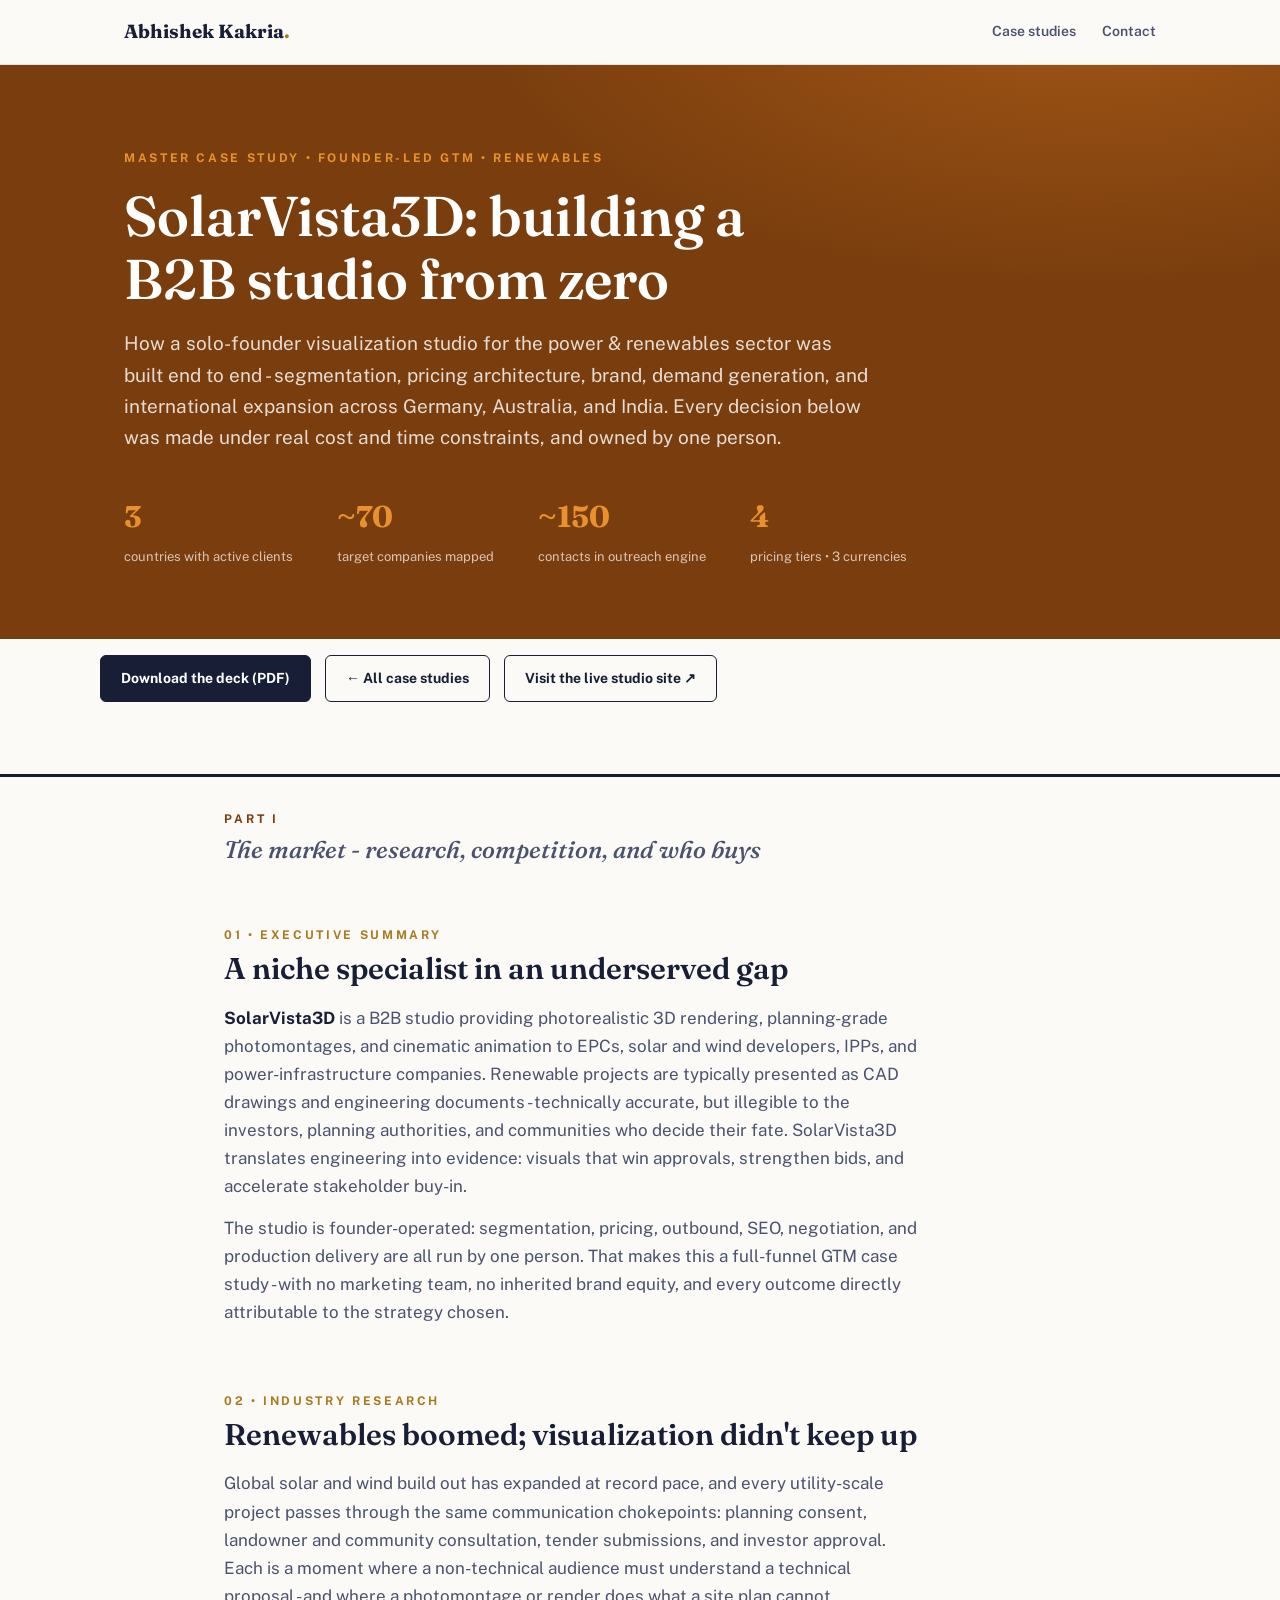
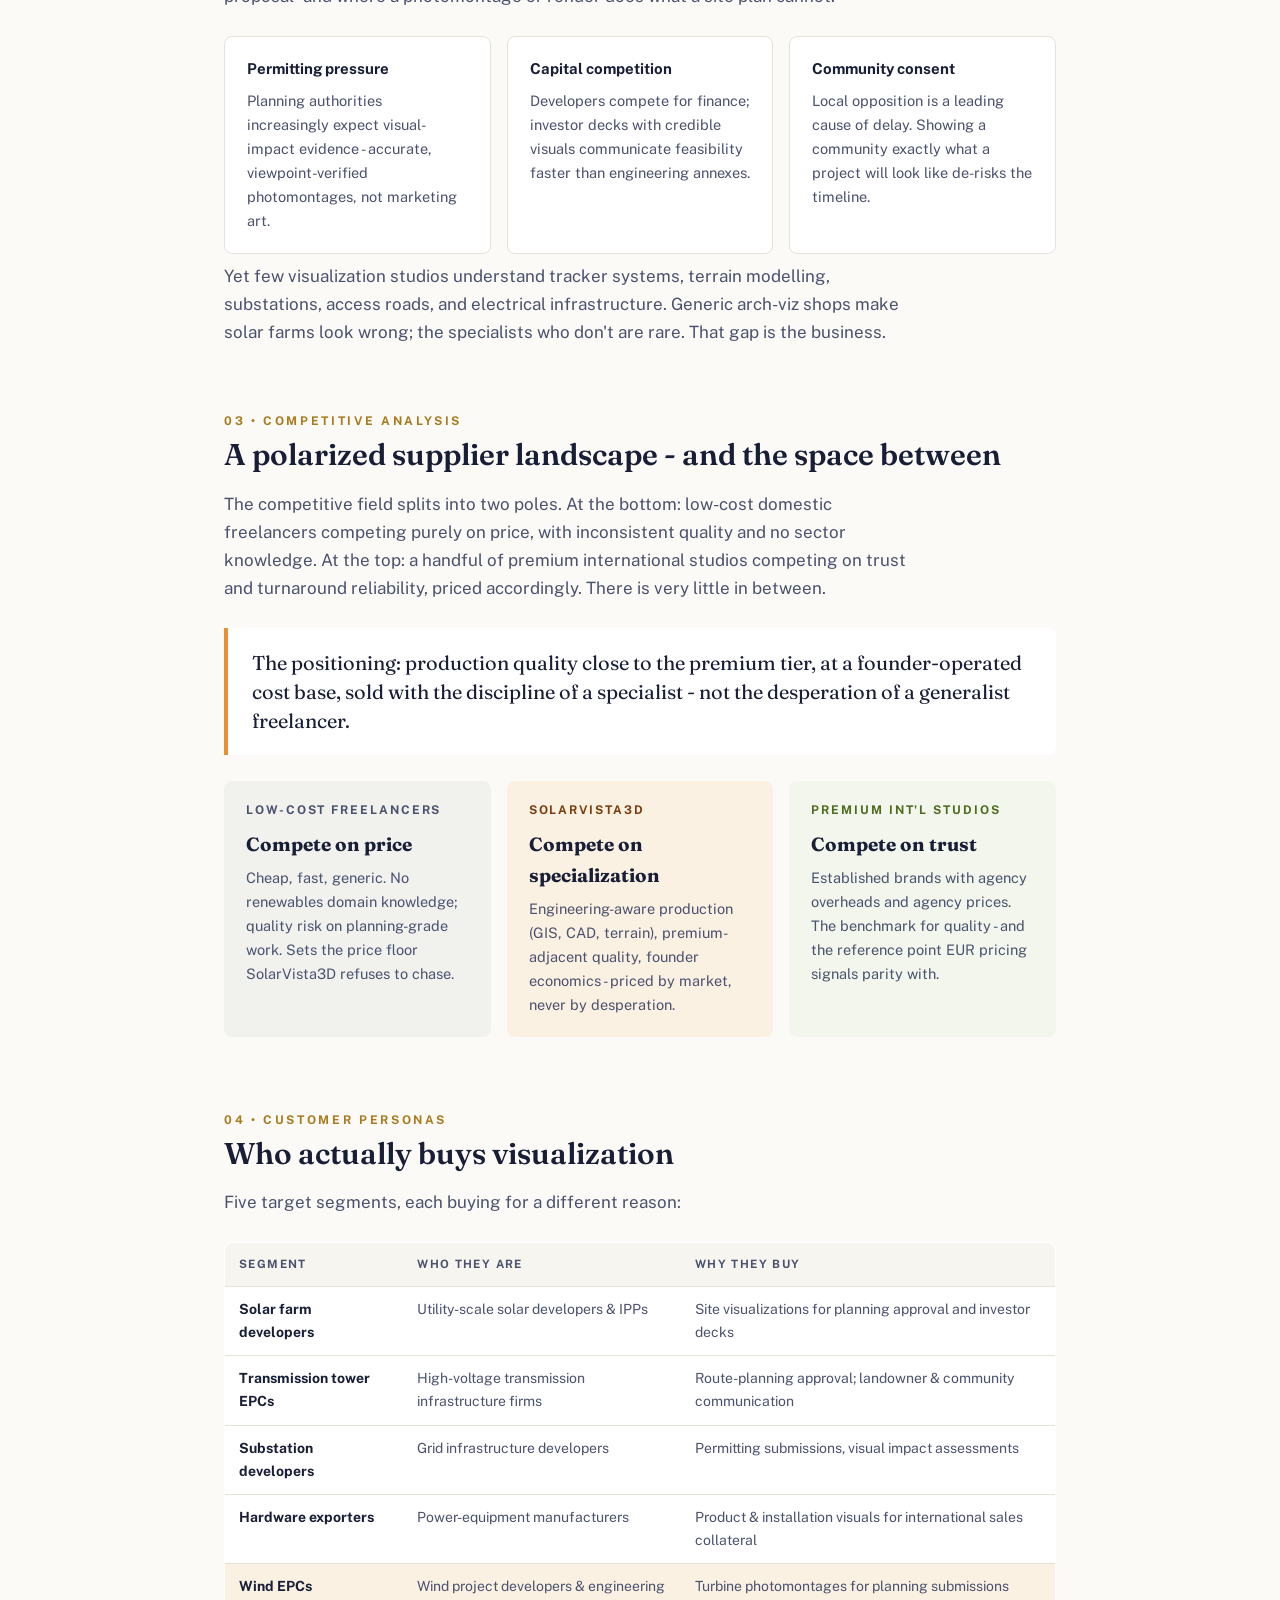
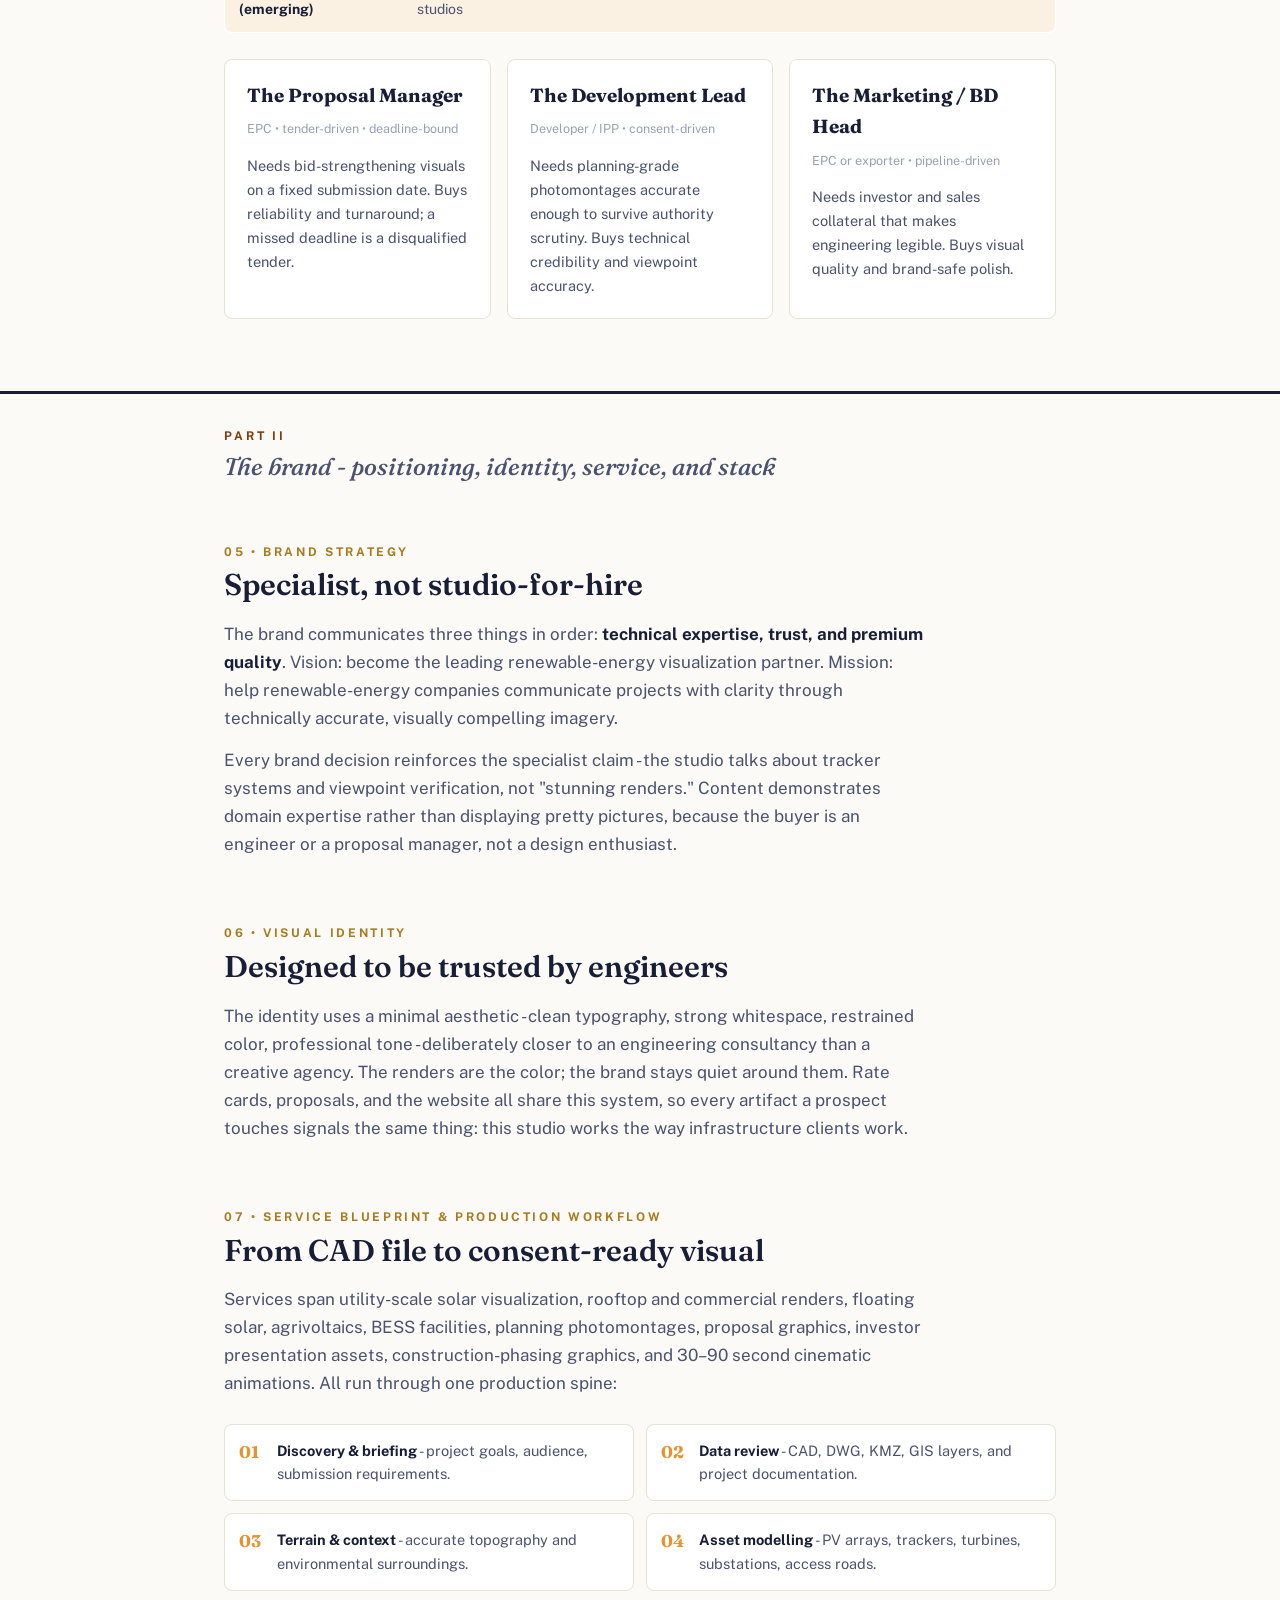
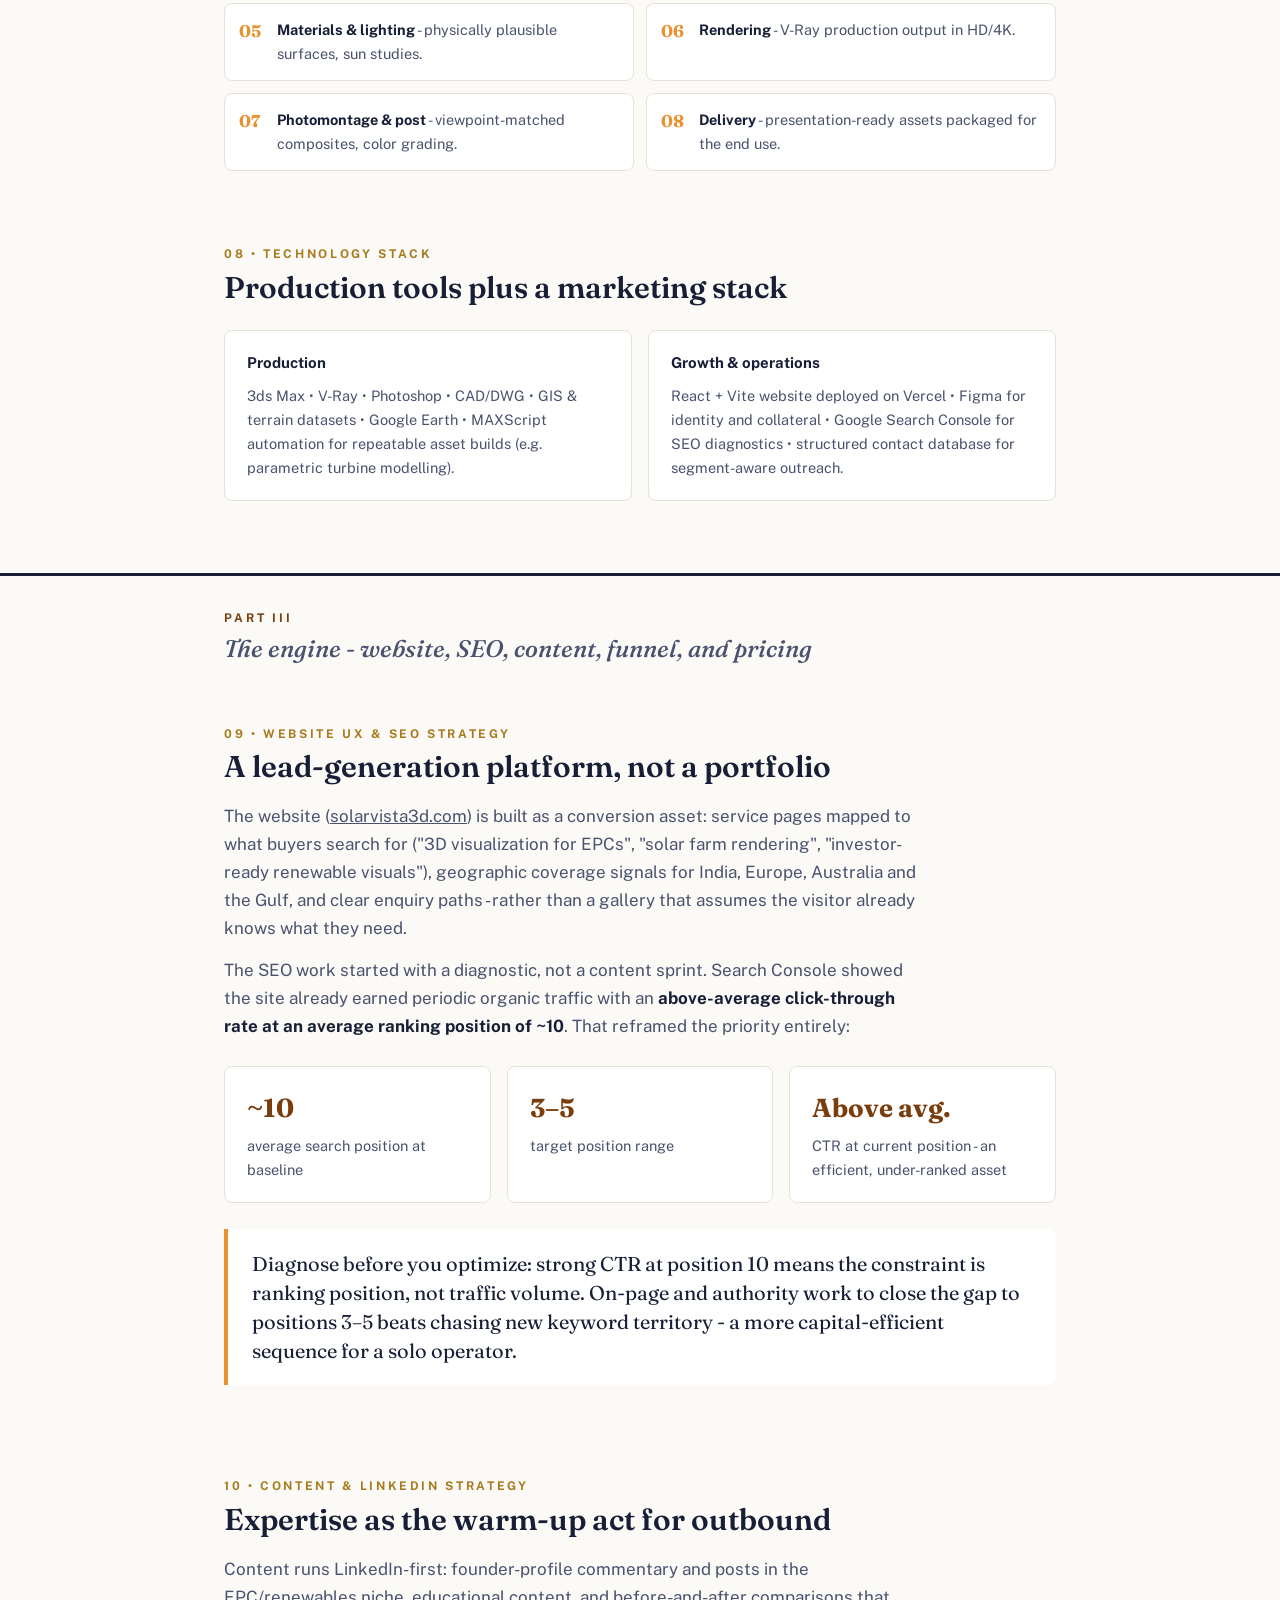
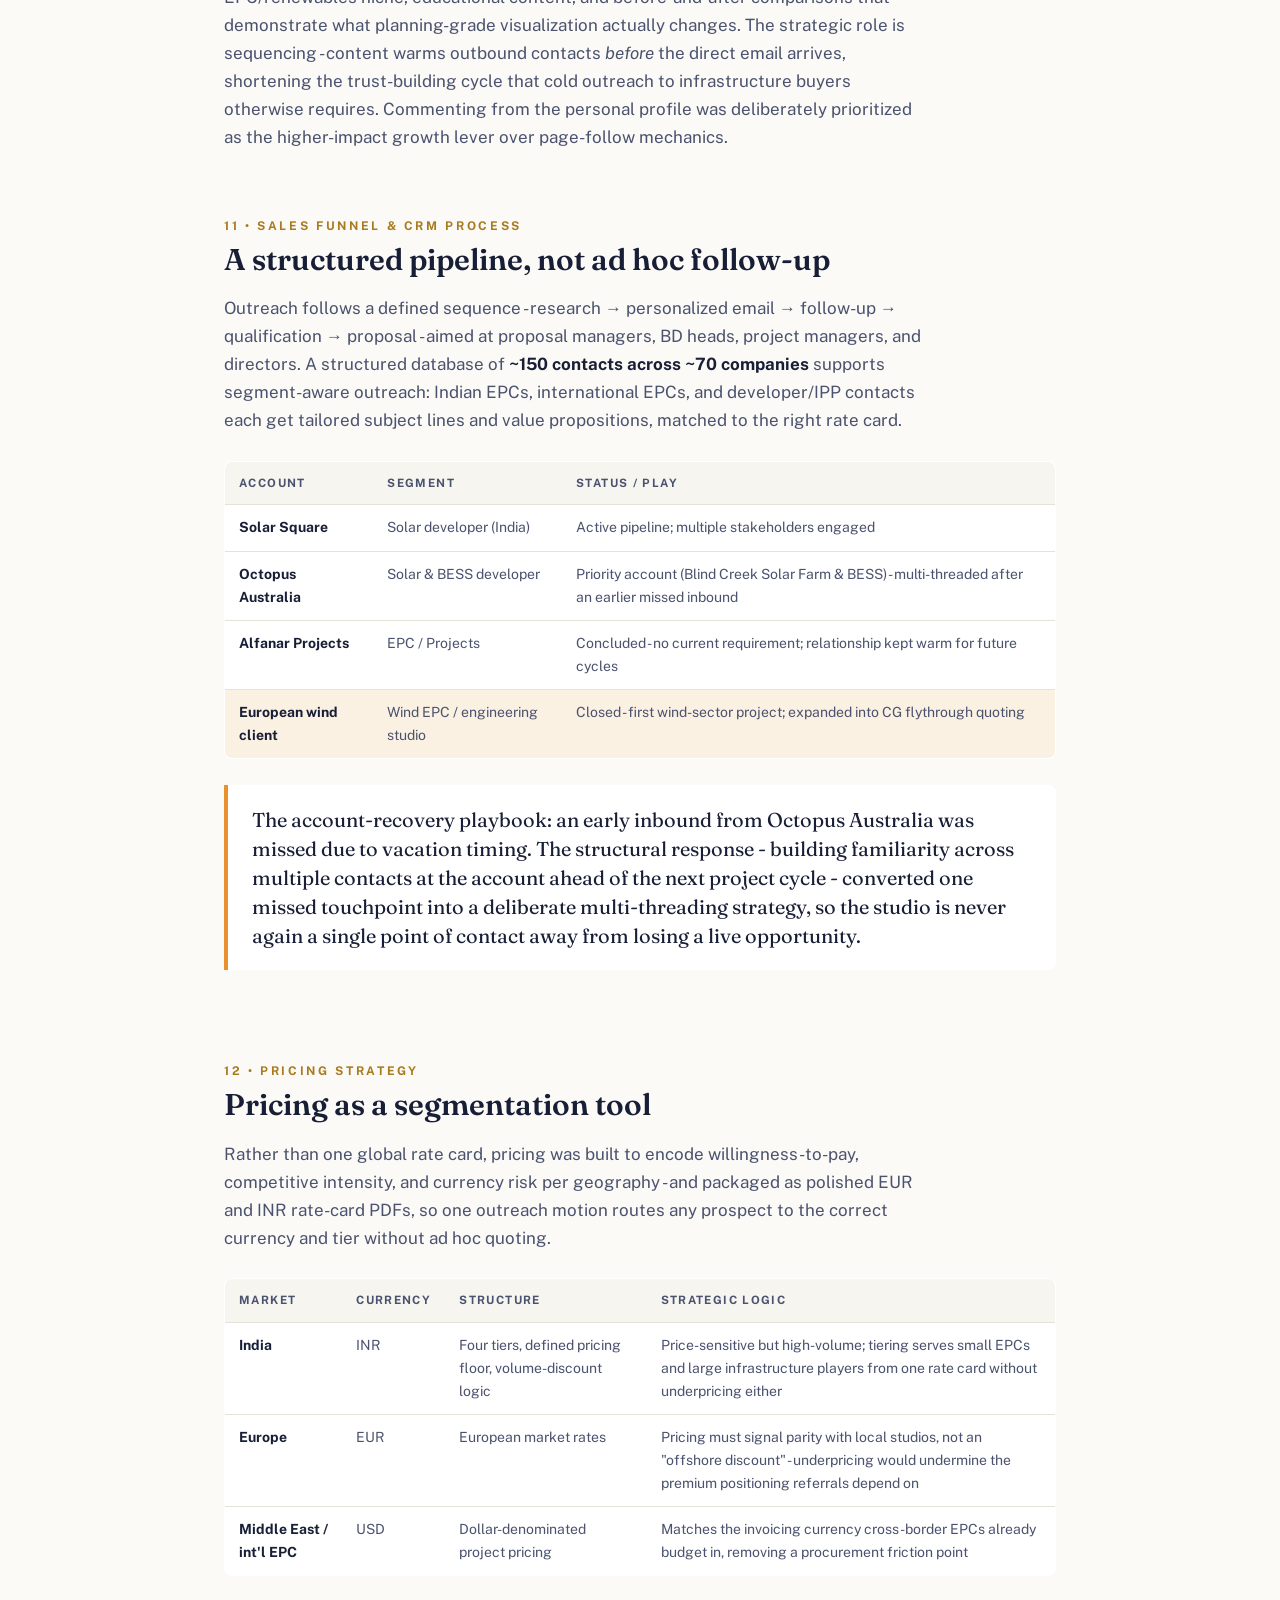
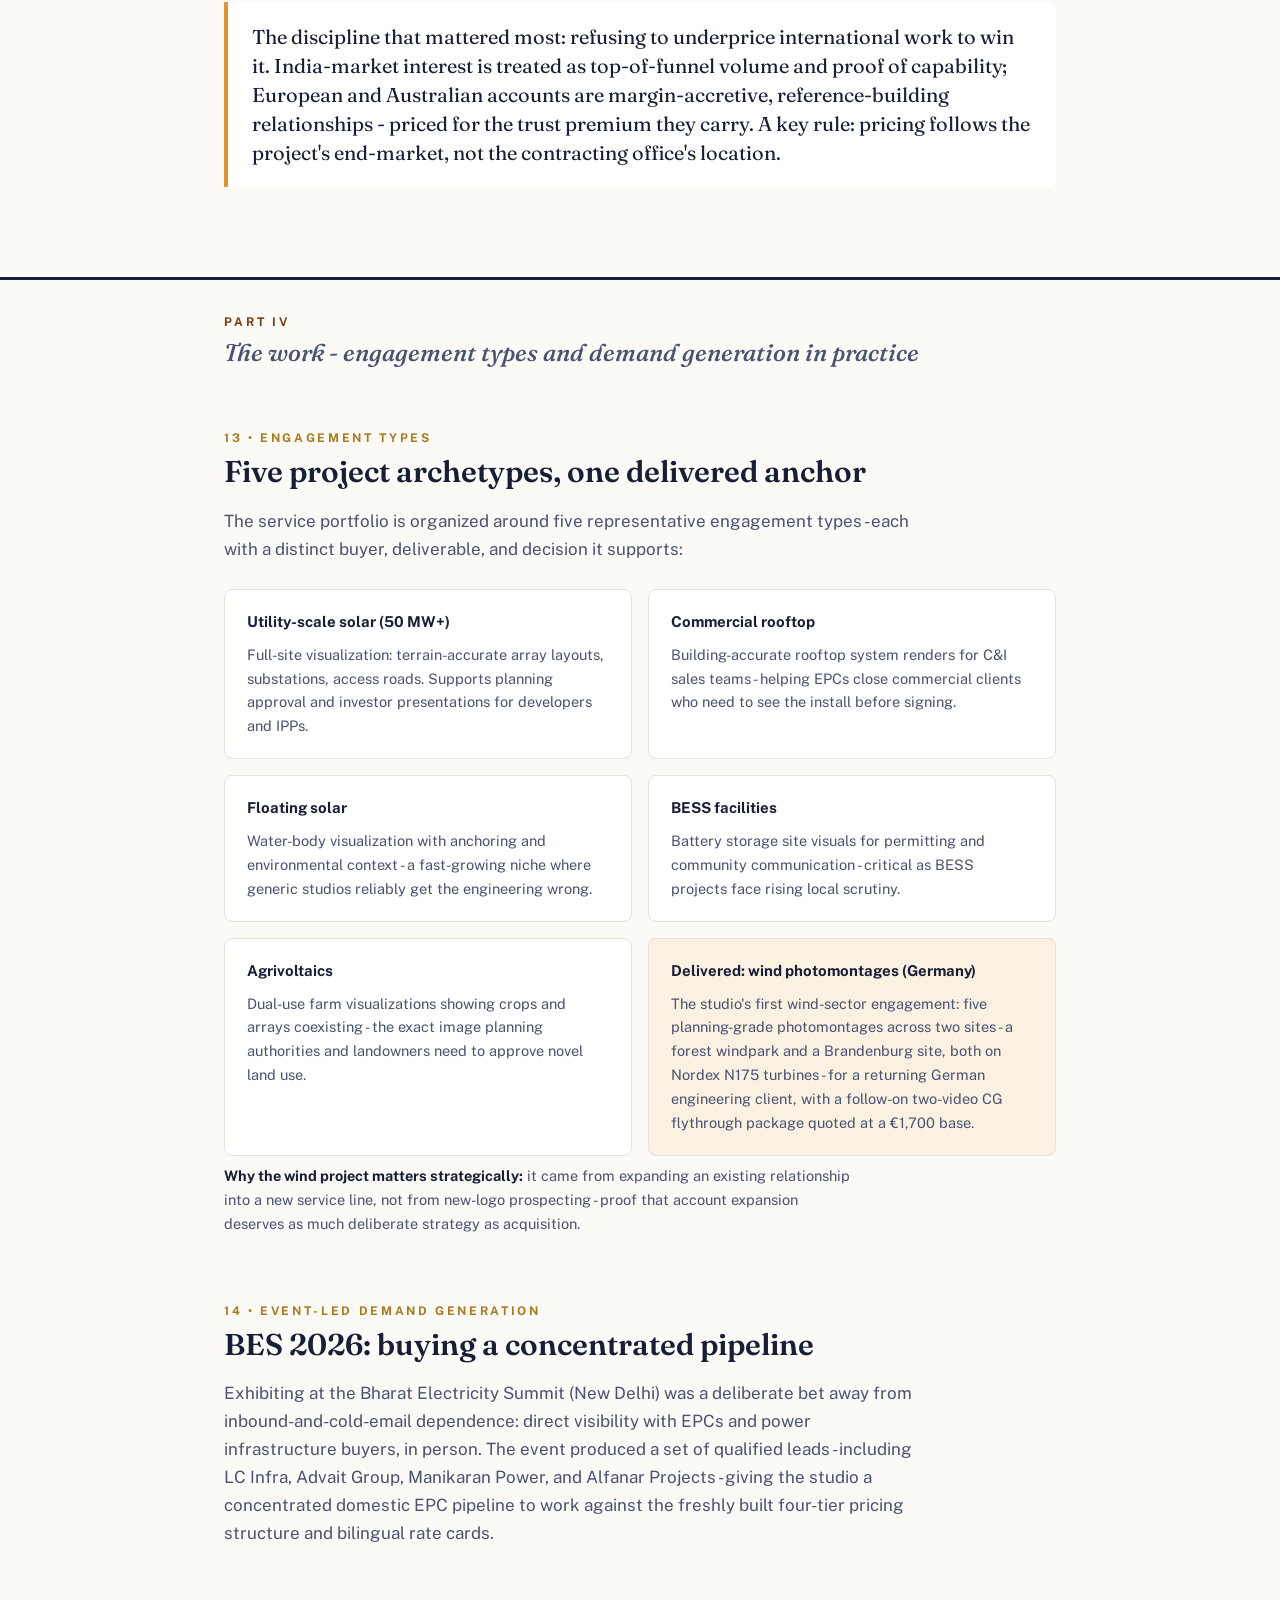
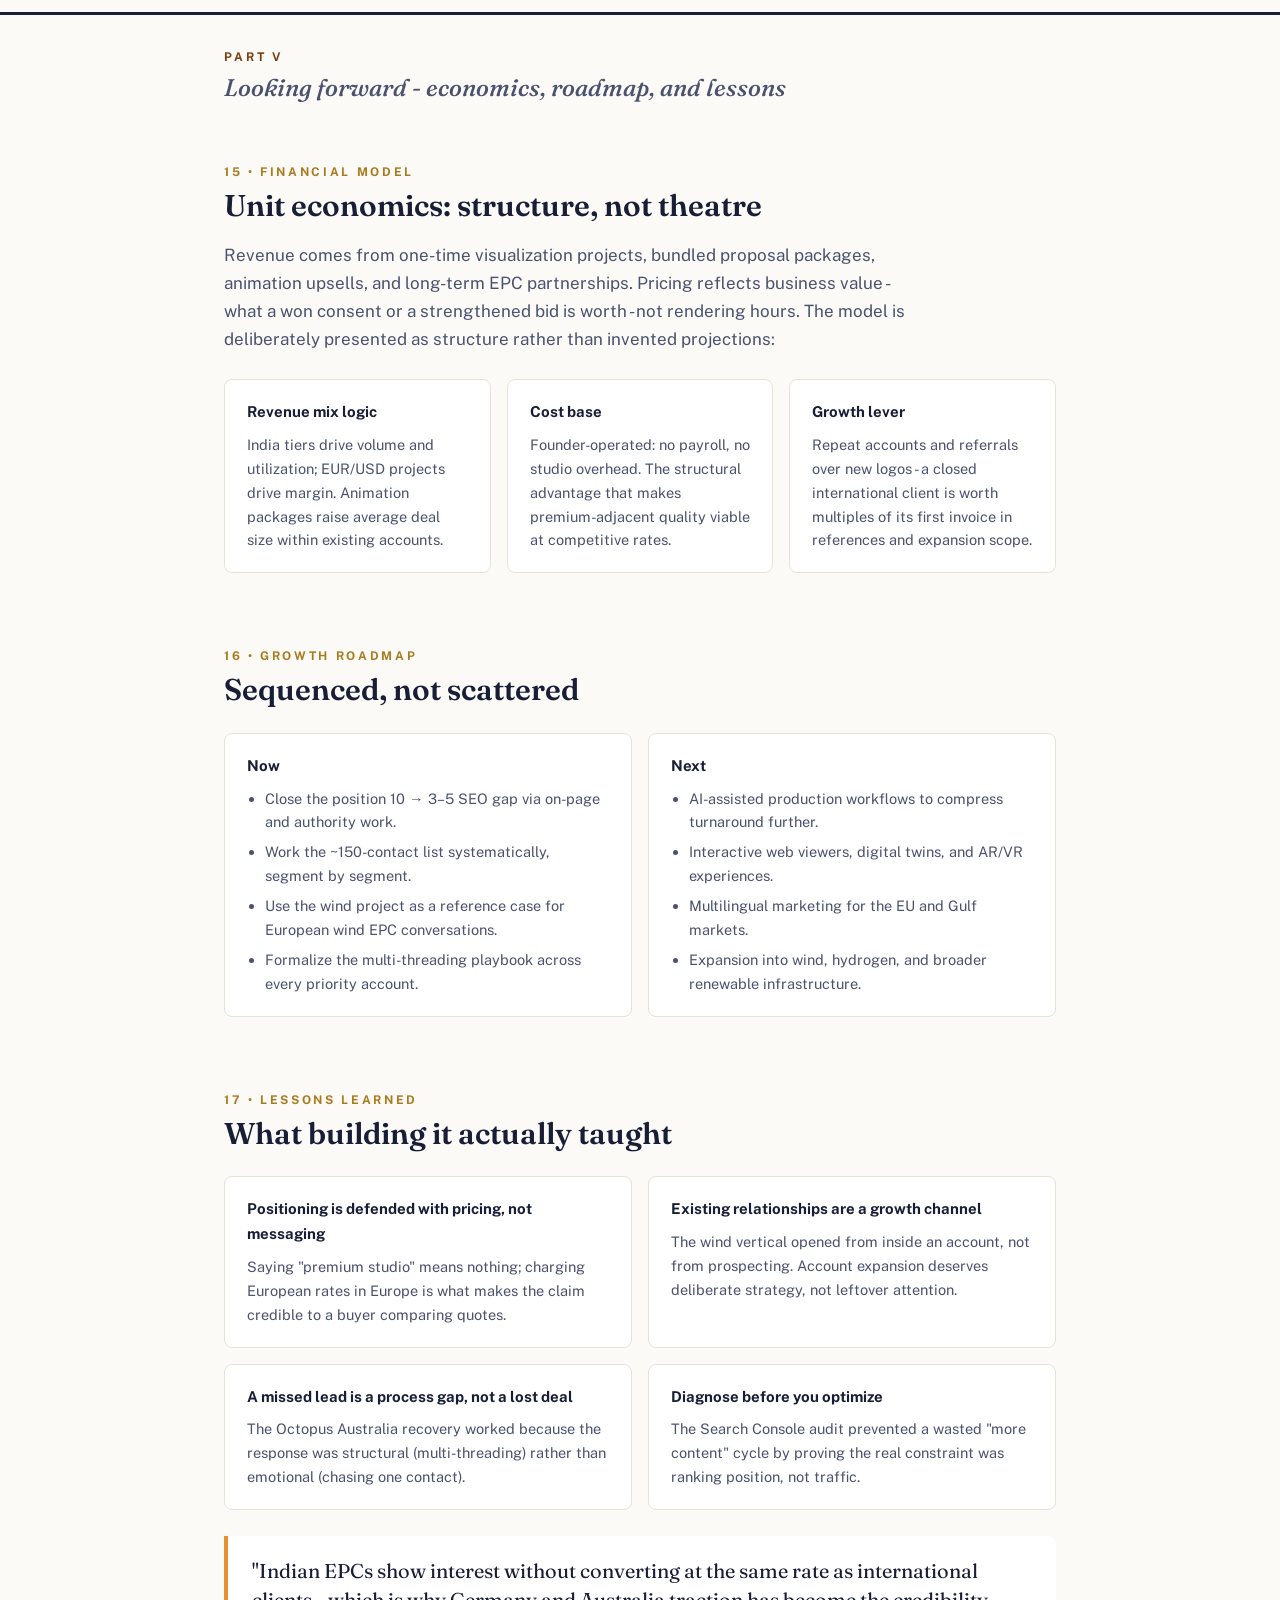
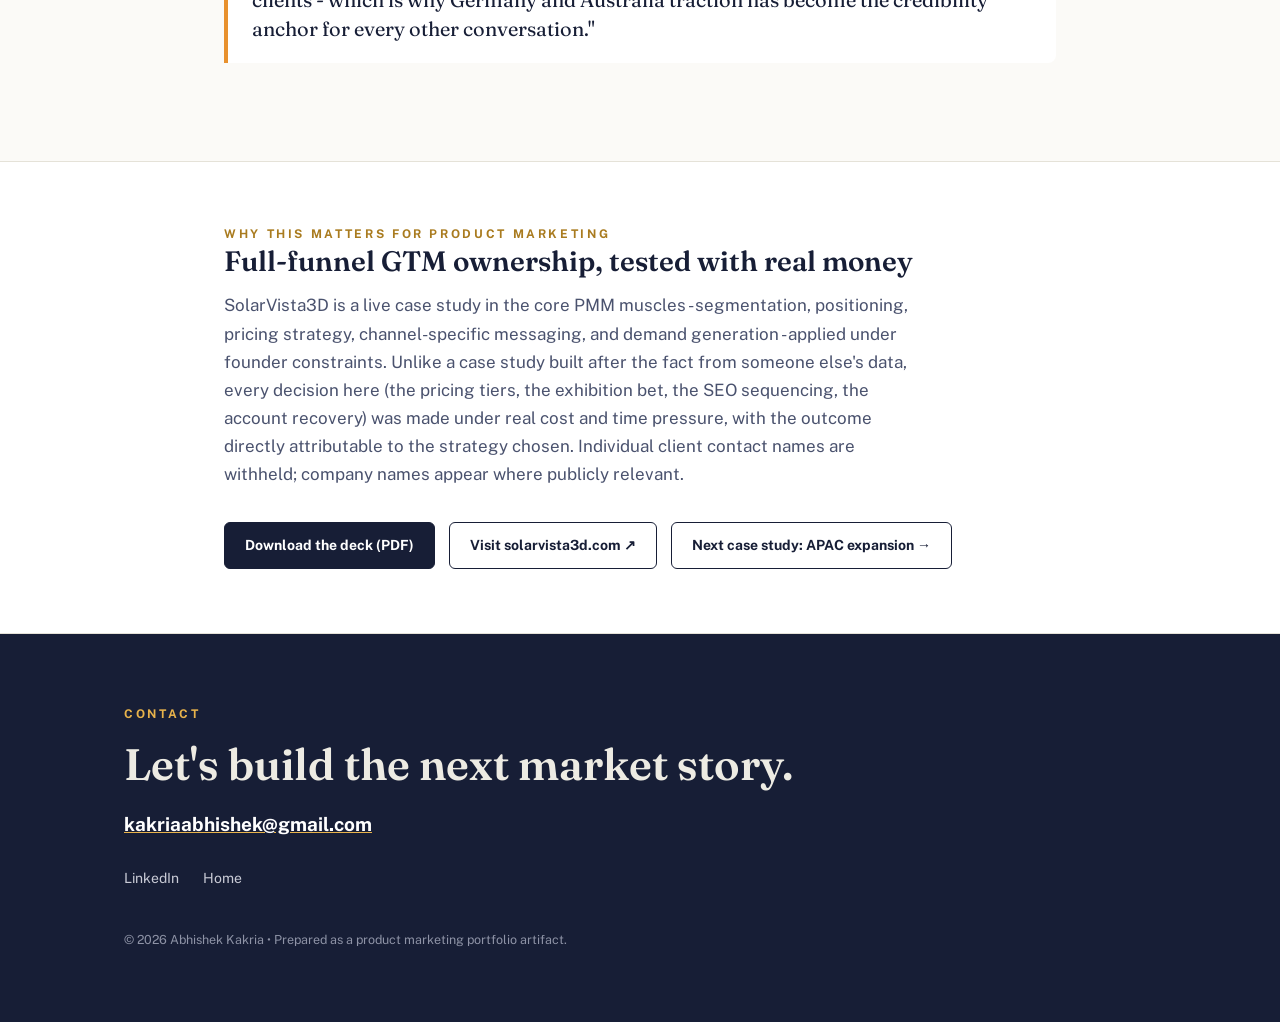
<file: solarvista3d.html>
<!DOCTYPE html>
<html lang="en">
<head>
<meta charset="UTF-8" />
<meta name="viewport" content="width=device-width, initial-scale=1.0" />
<title>SolarVista3D - Founder-Led GTM Master Case Study • Abhishek Kakria</title>
<meta name="description" content="Master case study: building SolarVista3D, a B2B renewable-energy visualization studio - segmentation, pricing architecture, brand, SEO, sales funnel, and international expansion." />
<link rel="preconnect" href="https://fonts.googleapis.com" />
<link rel="preconnect" href="https://fonts.gstatic.com" crossorigin />
<link href="https://fonts.googleapis.com/css2?family=Fraunces:ital,opsz,wght@0,9..144,500;0,9..144,600;0,9..144,700;1,9..144,500&family=Public+Sans:wght@400;600;700&display=swap" rel="stylesheet" />
<link rel="stylesheet" href="style.css" />
</head>
<body class="sv-page">

<header class="site">
  <div class="wrap">
    <a class="wordmark" href="index.html">Abhishek Kakria<span>.</span></a>
    <nav class="main" aria-label="Main">
      <a href="index.html#work">Case studies</a>
      <a href="index.html#contact">Contact</a>
    </nav>
  </div>
</header>

<main>

  <section class="cs-hero solar">
    <div class="wrap">
      <p class="eyebrow">Master case study • Founder-led GTM • Renewables</p>
      <h1>SolarVista3D: building a B2B studio from zero</h1>
      <p class="sub">
        How a solo-founder visualization studio for the power &amp; renewables sector was
        built end to end - segmentation, pricing architecture, brand, demand generation,
        and international expansion across Germany, Australia, and India. Every decision
        below was made under real cost and time constraints, and owned by one person.
      </p>
      <div class="facts">
        <div><b>3</b><span>countries with active clients</span></div>
        <div><b>~70</b><span>target companies mapped</span></div>
        <div><b>~150</b><span>contacts in outreach engine</span></div>
        <div><b>4</b><span>pricing tiers • 3 currencies</span></div>
      </div>
    </div>
  </section>

  <div class="wrap cs-bar">
    <a class="btn solid" href="SolarVista3D_Case_Study.pdf">Download the deck (PDF)</a>
    <a class="btn ghost" href="index.html#work">← All case studies</a>
    <a class="btn ghost" href="https://solarvista3d.com">Visit the live studio site ↗</a>
  </div>

  <!-- ============ PART I ============ -->
  <div class="part">
    <div class="wrap">
      <span class="part-label">Part I</span>
      <h2 class="part-title">The market - research, competition, and who buys</h2>
    </div>
  </div>

  <section class="cs-section">
    <div class="wrap">
      <span class="eyebrow">01 • Executive summary</span>
      <h2>A niche specialist in an underserved gap</h2>
      <p>
        <strong>SolarVista3D</strong> is a B2B studio providing photorealistic 3D rendering,
        planning-grade photomontages, and cinematic animation to EPCs, solar and wind
        developers, IPPs, and power-infrastructure companies. Renewable projects are
        typically presented as CAD drawings and engineering documents - technically
        accurate, but illegible to the investors, planning authorities, and communities
        who decide their fate. SolarVista3D translates engineering into evidence:
        visuals that win approvals, strengthen bids, and accelerate stakeholder buy-in.
      </p>
      <p>
        The studio is founder-operated: segmentation, pricing, outbound, SEO, negotiation,
        and production delivery are all run by one person. That makes this a full-funnel
        GTM case study - with no marketing team, no inherited brand equity, and every
        outcome directly attributable to the strategy chosen.
      </p>
    </div>
  </section>

  <section class="cs-section">
    <div class="wrap">
      <span class="eyebrow">02 • Industry research</span>
      <h2>Renewables boomed; visualization didn't keep up</h2>
      <p>
        Global solar and wind build out has expanded at record pace, and every utility-scale
        project passes through the same communication chokepoints: planning consent,
        landowner and community consultation, tender submissions, and investor approval.
        Each is a moment where a non-technical audience must understand a technical
        proposal - and where a photomontage or render does what a site plan cannot.
      </p>
      <div class="grid-3">
        <div class="card"><h4>Permitting pressure</h4><p>Planning authorities increasingly expect visual-impact evidence - accurate, viewpoint-verified photomontages, not marketing art.</p></div>
        <div class="card"><h4>Capital competition</h4><p>Developers compete for finance; investor decks with credible visuals communicate feasibility faster than engineering annexes.</p></div>
        <div class="card"><h4>Community consent</h4><p>Local opposition is a leading cause of delay. Showing a community exactly what a project will look like de-risks the timeline.</p></div>
      </div>
      <p>
        Yet few visualization studios understand tracker systems, terrain modelling,
        substations, access roads, and electrical infrastructure. Generic arch-viz shops
        make solar farms look wrong; the specialists who don't are rare. That gap is
        the business.
      </p>
    </div>
  </section>

  <section class="cs-section">
    <div class="wrap">
      <span class="eyebrow">03 • Competitive analysis</span>
      <h2>A polarized supplier landscape - and the space between</h2>
      <p>
        The competitive field splits into two poles. At the bottom: low-cost domestic
        freelancers competing purely on price, with inconsistent quality and no sector
        knowledge. At the top: a handful of premium international studios competing on
        trust and turnaround reliability, priced accordingly. There is very little in
        between.
      </p>
      <div class="callout">
        The positioning: production quality close to the premium tier, at a
        founder-operated cost base, sold with the discipline of a specialist -
        not the desperation of a generalist freelancer.
      </div>
      <div class="grid-3">
        <div class="band s3">
          <h4>Low-cost freelancers</h4>
          <b>Compete on price</b>
          <p>Cheap, fast, generic. No renewables domain knowledge; quality risk on planning-grade work. Sets the price floor SolarVista3D refuses to chase.</p>
        </div>
        <div class="band s1">
          <h4>SolarVista3D</h4>
          <b>Compete on specialization</b>
          <p>Engineering-aware production (GIS, CAD, terrain), premium-adjacent quality, founder economics - priced by market, never by desperation.</p>
        </div>
        <div class="band s2">
          <h4>Premium int'l studios</h4>
          <b>Compete on trust</b>
          <p>Established brands with agency overheads and agency prices. The benchmark for quality - and the reference point EUR pricing signals parity with.</p>
        </div>
      </div>
    </div>
  </section>

  <section class="cs-section">
    <div class="wrap">
      <span class="eyebrow">04 • Customer personas</span>
      <h2>Who actually buys visualization</h2>
      <p>Five target segments, each buying for a different reason:</p>
      <table class="tbl">
        <thead><tr><th>Segment</th><th>Who they are</th><th>Why they buy</th></tr></thead>
        <tbody>
          <tr><td><b>Solar farm developers</b></td><td>Utility-scale solar developers &amp; IPPs</td><td>Site visualizations for planning approval and investor decks</td></tr>
          <tr><td><b>Transmission tower EPCs</b></td><td>High-voltage transmission infrastructure firms</td><td>Route-planning approval; landowner &amp; community communication</td></tr>
          <tr><td><b>Substation developers</b></td><td>Grid infrastructure developers</td><td>Permitting submissions, visual impact assessments</td></tr>
          <tr><td><b>Hardware exporters</b></td><td>Power-equipment manufacturers</td><td>Product &amp; installation visuals for international sales collateral</td></tr>
          <tr class="hl"><td><b>Wind EPCs (emerging)</b></td><td>Wind project developers &amp; engineering studios</td><td>Turbine photomontages for planning submissions</td></tr>
        </tbody>
      </table>
      <div class="grid-3">
        <div class="card persona">
          <h4>The Proposal Manager</h4>
          <p class="who">EPC • tender-driven • deadline-bound</p>
          <p>Needs bid-strengthening visuals on a fixed submission date. Buys reliability and turnaround; a missed deadline is a disqualified tender.</p>
        </div>
        <div class="card persona">
          <h4>The Development Lead</h4>
          <p class="who">Developer / IPP • consent-driven</p>
          <p>Needs planning-grade photomontages accurate enough to survive authority scrutiny. Buys technical credibility and viewpoint accuracy.</p>
        </div>
        <div class="card persona">
          <h4>The Marketing / BD Head</h4>
          <p class="who">EPC or exporter • pipeline-driven</p>
          <p>Needs investor and sales collateral that makes engineering legible. Buys visual quality and brand-safe polish.</p>
        </div>
      </div>
    </div>
  </section>

  <!-- ============ PART II ============ -->
  <div class="part">
    <div class="wrap">
      <span class="part-label">Part II</span>
      <h2 class="part-title">The brand - positioning, identity, service, and stack</h2>
    </div>
  </div>

  <section class="cs-section">
    <div class="wrap">
      <span class="eyebrow">05 • Brand strategy</span>
      <h2>Specialist, not studio-for-hire</h2>
      <p>
        The brand communicates three things in order: <strong>technical expertise, trust, and
        premium quality</strong>. Vision: become the leading renewable-energy visualization
        partner. Mission: help renewable-energy companies communicate projects with
        clarity through technically accurate, visually compelling imagery.
      </p>
      <p>
        Every brand decision reinforces the specialist claim - the studio talks about
        tracker systems and viewpoint verification, not "stunning renders." Content
        demonstrates domain expertise rather than displaying pretty pictures, because
        the buyer is an engineer or a proposal manager, not a design enthusiast.
      </p>
    </div>
  </section>

  <section class="cs-section">
    <div class="wrap">
      <span class="eyebrow">06 • Visual identity</span>
      <h2>Designed to be trusted by engineers</h2>
      <p>
        The identity uses a minimal aesthetic - clean typography, strong whitespace,
        restrained color, professional tone - deliberately closer to an engineering
        consultancy than a creative agency. The renders are the color; the brand stays
        quiet around them. Rate cards, proposals, and the website all share this system,
        so every artifact a prospect touches signals the same thing: this studio works
        the way infrastructure clients work.
      </p>
    </div>
  </section>

  <section class="cs-section">
    <div class="wrap">
      <span class="eyebrow">07 • Service blueprint &amp; production workflow</span>
      <h2>From CAD file to consent-ready visual</h2>
      <p>
        Services span utility-scale solar visualization, rooftop and commercial renders,
        floating solar, agrivoltaics, BESS facilities, planning photomontages, proposal
        graphics, investor presentation assets, construction-phasing graphics, and
        30–90 second cinematic animations. All run through one production spine:
      </p>
      <ol class="flow">
        <li><b>Discovery &amp; briefing</b> - project goals, audience, submission requirements.</li>
        <li><b>Data review</b> - CAD, DWG, KMZ, GIS layers, and project documentation.</li>
        <li><b>Terrain &amp; context</b> - accurate topography and environmental surroundings.</li>
        <li><b>Asset modelling</b> - PV arrays, trackers, turbines, substations, access roads.</li>
        <li><b>Materials &amp; lighting</b> - physically plausible surfaces, sun studies.</li>
        <li><b>Rendering</b> - V-Ray production output in HD/4K.</li>
        <li><b>Photomontage &amp; post</b> - viewpoint-matched composites, color grading.</li>
        <li><b>Delivery</b> - presentation-ready assets packaged for the end use.</li>
      </ol>
    </div>
  </section>

  <section class="cs-section">
    <div class="wrap">
      <span class="eyebrow">08 • Technology stack</span>
      <h2>Production tools plus a marketing stack</h2>
      <div class="grid-2">
        <div class="card">
          <h4>Production</h4>
          <p>3ds Max • V-Ray • Photoshop • CAD/DWG • GIS &amp; terrain datasets • Google Earth •
          MAXScript automation for repeatable asset builds (e.g. parametric turbine modelling).</p>
        </div>
        <div class="card">
          <h4>Growth &amp; operations</h4>
          <p>React + Vite website deployed on Vercel • Figma for identity and collateral •
          Google Search Console for SEO diagnostics • structured contact database for
          segment-aware outreach.</p>
        </div>
      </div>
    </div>
  </section>

  <!-- ============ PART III ============ -->
  <div class="part">
    <div class="wrap">
      <span class="part-label">Part III</span>
      <h2 class="part-title">The engine - website, SEO, content, funnel, and pricing</h2>
    </div>
  </div>

  <section class="cs-section">
    <div class="wrap">
      <span class="eyebrow">09 • Website UX &amp; SEO strategy</span>
      <h2>A lead-generation platform, not a portfolio</h2>
      <p>
        The website (<a href="https://solarvista3d.com">solarvista3d.com</a>) is built as a
        conversion asset: service pages mapped to what buyers search for ("3D visualization
        for EPCs", "solar farm rendering", "investor-ready renewable visuals"), geographic
        coverage signals for India, Europe, Australia and the Gulf, and clear enquiry paths -
        rather than a gallery that assumes the visitor already knows what they need.
      </p>
      <p>
        The SEO work started with a diagnostic, not a content sprint. Search Console showed
        the site already earned periodic organic traffic with an <strong>above-average
        click-through rate at an average ranking position of ~10</strong>. That reframed the
        priority entirely:
      </p>
      <div class="grid-3">
        <div class="card"><span class="k">~10</span><p>average search position at baseline</p></div>
        <div class="card"><span class="k">3–5</span><p>target position range</p></div>
        <div class="card"><span class="k">Above avg.</span><p>CTR at current position - an efficient, under-ranked asset</p></div>
      </div>
      <div class="callout">
        Diagnose before you optimize: strong CTR at position 10 means the constraint is
        ranking position, not traffic volume. On-page and authority work to close the gap
        to positions 3–5 beats chasing new keyword territory - a more capital-efficient
        sequence for a solo operator.
      </div>
    </div>
  </section>

  <section class="cs-section">
    <div class="wrap">
      <span class="eyebrow">10 • Content &amp; LinkedIn strategy</span>
      <h2>Expertise as the warm-up act for outbound</h2>
      <p>
        Content runs LinkedIn-first: founder-profile commentary and posts in the
        EPC/renewables niche, educational content, and before-and-after comparisons that
        demonstrate what planning-grade visualization actually changes. The strategic role
        is sequencing - content warms outbound contacts <em>before</em> the direct email
        arrives, shortening the trust-building cycle that cold outreach to infrastructure
        buyers otherwise requires. Commenting from the personal profile was deliberately
        prioritized as the higher-impact growth lever over page-follow mechanics.
      </p>
    </div>
  </section>

  <section class="cs-section">
    <div class="wrap">
      <span class="eyebrow">11 • Sales funnel &amp; CRM process</span>
      <h2>A structured pipeline, not ad hoc follow-up</h2>
      <p>
        Outreach follows a defined sequence - research → personalized email → follow-up →
        qualification → proposal - aimed at proposal managers, BD heads, project managers,
        and directors. A structured database of <strong>~150 contacts across ~70 companies</strong>
        supports segment-aware outreach: Indian EPCs, international EPCs, and developer/IPP
        contacts each get tailored subject lines and value propositions, matched to the
        right rate card.
      </p>
      <table class="tbl">
        <thead><tr><th>Account</th><th>Segment</th><th>Status / play</th></tr></thead>
        <tbody>
          <tr><td><b>Solar Square</b></td><td>Solar developer (India)</td><td>Active pipeline; multiple stakeholders engaged</td></tr>
          <tr><td><b>Octopus Australia</b></td><td>Solar &amp; BESS developer</td><td>Priority account (Blind Creek Solar Farm &amp; BESS) - multi-threaded after an earlier missed inbound</td></tr>
          <tr><td><b>Alfanar Projects</b></td><td>EPC / Projects</td><td>Concluded - no current requirement; relationship kept warm for future cycles</td></tr>
          <tr class="hl"><td><b>European wind client</b></td><td>Wind EPC / engineering studio</td><td>Closed - first wind-sector project; expanded into CG flythrough quoting</td></tr>
        </tbody>
      </table>
      <div class="callout">
        The account-recovery playbook: an early inbound from Octopus Australia was missed
        due to vacation timing. The structural response - building familiarity across
        multiple contacts at the account ahead of the next project cycle - converted one
        missed touchpoint into a deliberate multi-threading strategy, so the studio is
        never again a single point of contact away from losing a live opportunity.
      </div>
    </div>
  </section>

  <section class="cs-section">
    <div class="wrap">
      <span class="eyebrow">12 • Pricing strategy</span>
      <h2>Pricing as a segmentation tool</h2>
      <p>
        Rather than one global rate card, pricing was built to encode willingness-to-pay,
        competitive intensity, and currency risk per geography - and packaged as polished
        EUR and INR rate-card PDFs, so one outreach motion routes any prospect to the
        correct currency and tier without ad hoc quoting.
      </p>
      <table class="tbl">
        <thead><tr><th>Market</th><th>Currency</th><th>Structure</th><th>Strategic logic</th></tr></thead>
        <tbody>
          <tr><td><b>India</b></td><td>INR</td><td>Four tiers, defined pricing floor, volume-discount logic</td><td>Price-sensitive but high-volume; tiering serves small EPCs and large infrastructure players from one rate card without underpricing either</td></tr>
          <tr><td><b>Europe</b></td><td>EUR</td><td>European market rates</td><td>Pricing must signal parity with local studios, not an "offshore discount" - underpricing would undermine the premium positioning referrals depend on</td></tr>
          <tr><td><b>Middle East / int'l EPC</b></td><td>USD</td><td>Dollar-denominated project pricing</td><td>Matches the invoicing currency cross-border EPCs already budget in, removing a procurement friction point</td></tr>
        </tbody>
      </table>
      <div class="callout">
        The discipline that mattered most: refusing to underprice international work to win
        it. India-market interest is treated as top-of-funnel volume and proof of capability;
        European and Australian accounts are margin-accretive, reference-building
        relationships - priced for the trust premium they carry. A key rule: pricing follows
        the project's end-market, not the contracting office's location.
      </div>
    </div>
  </section>

  <!-- ============ PART IV ============ -->
  <div class="part">
    <div class="wrap">
      <span class="part-label">Part IV</span>
      <h2 class="part-title">The work - engagement types and demand generation in practice</h2>
    </div>
  </div>

  <section class="cs-section">
    <div class="wrap">
      <span class="eyebrow">13 • Engagement types</span>
      <h2>Five project archetypes, one delivered anchor</h2>
      <p>
        The service portfolio is organized around five representative engagement types -
        each with a distinct buyer, deliverable, and decision it supports:
      </p>
      <div class="grid-2">
        <div class="card"><h4>Utility-scale solar (50 MW+)</h4><p>Full-site visualization: terrain-accurate array layouts, substations, access roads. Supports planning approval and investor presentations for developers and IPPs.</p></div>
        <div class="card"><h4>Commercial rooftop</h4><p>Building-accurate rooftop system renders for C&amp;I sales teams - helping EPCs close commercial clients who need to see the install before signing.</p></div>
        <div class="card"><h4>Floating solar</h4><p>Water-body visualization with anchoring and environmental context - a fast-growing niche where generic studios reliably get the engineering wrong.</p></div>
        <div class="card"><h4>BESS facilities</h4><p>Battery storage site visuals for permitting and community communication - critical as BESS projects face rising local scrutiny.</p></div>
        <div class="card"><h4>Agrivoltaics</h4><p>Dual-use farm visualizations showing crops and arrays coexisting - the exact image planning authorities and landowners need to approve novel land use.</p></div>
        <div class="card" style="background:var(--sv-tint);"><h4>Delivered: wind photomontages (Germany)</h4><p>The studio's first wind-sector engagement: five planning-grade photomontages across two sites - a forest windpark and a Brandenburg site, both on Nordex N175 turbines - for a returning German engineering client, with a follow-on two-video CG flythrough package quoted at a €1,700 base.</p></div>
      </div>
      <p style="font-size:14.5px;">
        <strong>Why the wind project matters strategically:</strong> it came from expanding an existing
        relationship into a new service line, not from new-logo prospecting - proof that
        account expansion deserves as much deliberate strategy as acquisition.
      </p>
    </div>
  </section>

  <section class="cs-section">
    <div class="wrap">
      <span class="eyebrow">14 • Event-led demand generation</span>
      <h2>BES 2026: buying a concentrated pipeline</h2>
      <p>
        Exhibiting at the Bharat Electricity Summit (New Delhi) was a deliberate bet away
        from inbound-and-cold-email dependence: direct visibility with EPCs and power
        infrastructure buyers, in person. The event produced a set of qualified leads -
        including LC Infra, Advait Group, Manikaran Power, and Alfanar Projects - giving
        the studio a concentrated domestic EPC pipeline to work against the freshly built
        four-tier pricing structure and bilingual rate cards.
      </p>
    </div>
  </section>

  <!-- ============ PART V ============ -->
  <div class="part">
    <div class="wrap">
      <span class="part-label">Part V</span>
      <h2 class="part-title">Looking forward - economics, roadmap, and lessons</h2>
    </div>
  </div>

  <section class="cs-section">
    <div class="wrap">
      <span class="eyebrow">15 • Financial model</span>
      <h2>Unit economics: structure, not theatre</h2>
      <p>
        Revenue comes from one-time visualization projects, bundled proposal packages,
        animation upsells, and long-term EPC partnerships. Pricing reflects business value
        - what a won consent or a strengthened bid is worth - not rendering hours. The
        model is deliberately presented as structure rather than invented projections:
      </p>
      <div class="grid-3">
        <div class="card"><h4>Revenue mix logic</h4><p>India tiers drive volume and utilization; EUR/USD projects drive margin. Animation packages raise average deal size within existing accounts.</p></div>
        <div class="card"><h4>Cost base</h4><p>Founder-operated: no payroll, no studio overhead. The structural advantage that makes premium-adjacent quality viable at competitive rates.</p></div>
        <div class="card"><h4>Growth lever</h4><p>Repeat accounts and referrals over new logos - a closed international client is worth multiples of its first invoice in references and expansion scope.</p></div>
      </div>
    </div>
  </section>

  <section class="cs-section">
    <div class="wrap">
      <span class="eyebrow">16 • Growth roadmap</span>
      <h2>Sequenced, not scattered</h2>
      <div class="grid-2">
        <div class="card"><h4>Now</h4><ul>
          <li>Close the position 10 → 3–5 SEO gap via on-page and authority work.</li>
          <li>Work the ~150-contact list systematically, segment by segment.</li>
          <li>Use the wind project as a reference case for European wind EPC conversations.</li>
          <li>Formalize the multi-threading playbook across every priority account.</li>
        </ul></div>
        <div class="card"><h4>Next</h4><ul>
          <li>AI-assisted production workflows to compress turnaround further.</li>
          <li>Interactive web viewers, digital twins, and AR/VR experiences.</li>
          <li>Multilingual marketing for the EU and Gulf markets.</li>
          <li>Expansion into wind, hydrogen, and broader renewable infrastructure.</li>
        </ul></div>
      </div>
    </div>
  </section>

  <section class="cs-section">
    <div class="wrap">
      <span class="eyebrow">17 • Lessons learned</span>
      <h2>What building it actually taught</h2>
      <div class="grid-2">
        <div class="card"><h4>Positioning is defended with pricing, not messaging</h4><p>Saying "premium studio" means nothing; charging European rates in Europe is what makes the claim credible to a buyer comparing quotes.</p></div>
        <div class="card"><h4>Existing relationships are a growth channel</h4><p>The wind vertical opened from inside an account, not from prospecting. Account expansion deserves deliberate strategy, not leftover attention.</p></div>
        <div class="card"><h4>A missed lead is a process gap, not a lost deal</h4><p>The Octopus Australia recovery worked because the response was structural (multi-threading) rather than emotional (chasing one contact).</p></div>
        <div class="card"><h4>Diagnose before you optimize</h4><p>The Search Console audit prevented a wasted "more content" cycle by proving the real constraint was ranking position, not traffic.</p></div>
      </div>
      <div class="callout">
        "Indian EPCs show interest without converting at the same rate as international
        clients - which is why Germany and Australia traction has become the credibility
        anchor for every other conversation."
      </div>
    </div>
  </section>

  <section class="cs-close">
    <div class="wrap">
      <span class="eyebrow">Why this matters for product marketing</span>
      <h2>Full-funnel GTM ownership, tested with real money</h2>
      <p style="color:var(--ink-soft); max-width:70ch;">
        SolarVista3D is a live case study in the core PMM muscles - segmentation,
        positioning, pricing strategy, channel-specific messaging, and demand generation -
        applied under founder constraints. Unlike a case study built after the fact from
        someone else's data, every decision here (the pricing tiers, the exhibition bet,
        the SEO sequencing, the account recovery) was made under real cost and time
        pressure, with the outcome directly attributable to the strategy chosen.
        Individual client contact names are withheld; company names appear where publicly
        relevant.
      </p>
      <div class="nav-next">
        <a class="btn solid" href="SolarVista3D_Case_Study.pdf">Download the deck (PDF)</a>
        <a class="btn ghost" href="https://solarvista3d.com">Visit solarvista3d.com ↗</a>
        <a class="btn ghost" href="apac-expansion.html">Next case study: APAC expansion →</a>
      </div>
    </div>
  </section>

</main>

<footer class="site">
  <div class="wrap">
    <span class="eyebrow">Contact</span>
    <h2>Let's build the next market story.</h2>
    <a class="mail" href="mailto:kakriaabhishek@gmail.com">kakriaabhishek@gmail.com</a>
    <div class="links">
      <a href="https://linkedin.com/in/abhishekkakria">LinkedIn</a>
      <a href="index.html">Home</a>
    </div>
    <p class="fine">© 2026 Abhishek Kakria • Prepared as a product marketing portfolio artifact.</p>
  </div>
</footer>

</body>
</html>
</file>
<file: style.css>
/* ==========================================================
   Abhishek Kakria — PMM Portfolio
   Shell: ink on warm paper. Each case study keeps the palette
   of its own deck, presented like bound dossiers on a desk.
   ========================================================== */

:root {
  --paper: #FBFAF7;
  --ink: #171E36;
  --ink-soft: #4A526E;
  --line: #E5E2D8;
  --gold: #A97B1F;

  /* APAC dossier */
  --apac-deep: #22306B;
  --apac-gold: #E7B24B;
  --apac-tint: #EDF1FB;

  /* PhonePe dossier */
  --pp-deep: #2A1747;
  --pp-violet: #8B5CF6;
  --pp-green: #1FB981;
  --pp-tint: #F4EFFB;

  /* SolarVista dossier */
  --sv-deep: #7A3E0E;
  --sv-amber: #E8912E;
  --sv-tint: #FBF1E3;

  --display: "Fraunces", Georgia, "Times New Roman", serif;
  --body: "Public Sans", "Inter", -apple-system, "Segoe UI", sans-serif;

  --max: 1080px;
}

* { box-sizing: border-box; margin: 0; padding: 0; }

html { scroll-behavior: smooth; }
@media (prefers-reduced-motion: reduce) {
  html { scroll-behavior: auto; }
  * { animation: none !important; transition: none !important; }
}

body {
  background: var(--paper);
  color: var(--ink);
  font-family: var(--body);
  font-size: 17px;
  line-height: 1.65;
  -webkit-font-smoothing: antialiased;
}

a { color: inherit; }
a:focus-visible, button:focus-visible {
  outline: 3px solid var(--gold);
  outline-offset: 3px;
  border-radius: 2px;
}

.wrap { max-width: var(--max); margin: 0 auto; padding: 0 24px; }

/* ---------- Type roles ---------- */

.eyebrow {
  font-size: 12px;
  font-weight: 700;
  letter-spacing: 0.22em;
  text-transform: uppercase;
  color: var(--gold);
}

h1, h2, h3 { font-family: var(--display); font-weight: 600; line-height: 1.12; }

.lede { font-size: 20px; color: var(--ink-soft); max-width: 640px; }

/* ---------- Header / nav ---------- */

header.site {
  border-bottom: 1px solid var(--line);
  background: var(--paper);
  position: sticky; top: 0; z-index: 20;
}
header.site .wrap {
  display: flex; align-items: center; justify-content: space-between;
  height: 64px;
}
.wordmark {
  font-family: var(--display);
  font-size: 19px; font-weight: 700; text-decoration: none;
}
.wordmark span { color: var(--gold); }
nav.main { display: flex; gap: 26px; }
nav.main a {
  text-decoration: none; font-size: 14px; font-weight: 600;
  color: var(--ink-soft);
}
nav.main a:hover { color: var(--ink); }

/* ---------- Hero (home) ---------- */

.hero { padding: 88px 0 72px; border-bottom: 1px solid var(--line); }
.hero h1 {
  font-size: clamp(40px, 6vw, 64px);
  letter-spacing: -0.01em;
  max-width: 15ch;
  margin: 18px 0 22px;
}
.hero h1 em { font-style: italic; color: var(--gold); }
.hero .meta {
  display: flex; flex-wrap: wrap; gap: 10px 28px;
  margin-top: 34px; font-size: 14px; color: var(--ink-soft);
}
.hero .meta strong { color: var(--ink); font-weight: 700; }

/* ---------- Dossier cards (signature element) ---------- */

.cases { padding: 76px 0; }
.cases > .wrap > .eyebrow { display: block; margin-bottom: 8px; }
.cases h2 { font-size: 34px; margin-bottom: 42px; }

.dossier {
  display: grid;
  grid-template-columns: 14px 1fr;
  border: 1px solid var(--line);
  border-radius: 10px;
  overflow: hidden;
  background: #fff;
  margin-bottom: 34px;
  text-decoration: none;
  transition: transform .18s ease, box-shadow .18s ease;
}
.dossier:hover {
  transform: translateY(-3px);
  box-shadow: 0 14px 34px rgba(23, 30, 54, .10);
}
.dossier .spine { background: var(--ink); }
.dossier.apac .spine { background: linear-gradient(180deg, var(--apac-deep) 70%, var(--apac-gold)); }
.dossier.phonepe .spine { background: linear-gradient(180deg, var(--pp-deep) 70%, var(--pp-green)); }
.dossier.solar .spine { background: linear-gradient(180deg, var(--sv-deep) 70%, var(--sv-amber)); }

.dossier .body { padding: 34px 36px 30px; }
.dossier .tag {
  display: inline-block; font-size: 11px; font-weight: 700;
  letter-spacing: .18em; text-transform: uppercase;
  padding: 5px 10px; border-radius: 4px; margin-bottom: 16px;
}
.dossier.apac .tag { background: var(--apac-tint); color: var(--apac-deep); }
.dossier.phonepe .tag { background: var(--pp-tint); color: var(--pp-deep); }
.dossier.solar .tag { background: var(--sv-tint); color: var(--sv-deep); }

.dossier h3 { font-size: 27px; margin-bottom: 10px; }
.dossier p.sub { color: var(--ink-soft); max-width: 62ch; }

.dossier .stats {
  display: flex; flex-wrap: wrap; gap: 8px 34px;
  margin-top: 22px; padding-top: 18px; border-top: 1px dashed var(--line);
}
.dossier .stats div { font-size: 13px; color: var(--ink-soft); }
.dossier .stats b {
  display: block; font-family: var(--display);
  font-size: 21px; color: var(--ink); font-weight: 700;
}
.dossier .open {
  margin-top: 20px; font-size: 14px; font-weight: 700;
}
.dossier.apac .open { color: var(--apac-deep); }
.dossier.phonepe .open { color: var(--pp-deep); }
.dossier.solar .open { color: var(--sv-deep); }

.dossier.wip { opacity: .92; }
.dossier.wip .open { color: var(--ink-soft); font-weight: 600; }

/* ---------- Secondary sections ---------- */

.split {
  padding: 70px 0; border-top: 1px solid var(--line);
}
.split .wrap { display: grid; grid-template-columns: 280px 1fr; gap: 48px; }
.split h2 { font-size: 26px; margin-top: 8px; }
.split p + p { margin-top: 14px; }
.split .muted { color: var(--ink-soft); }
.chip-row { display: flex; flex-wrap: wrap; gap: 10px; margin-top: 18px; }
.chip {
  font-size: 13px; font-weight: 600; color: var(--ink-soft);
  border: 1px solid var(--line); border-radius: 999px;
  padding: 6px 14px; background: #fff;
}

/* ---------- Footer ---------- */

footer.site {
  border-top: 1px solid var(--line);
  padding: 64px 0 72px; background: var(--ink); color: #EDEBE3;
}
footer.site .eyebrow { color: var(--apac-gold); }
footer.site h2 { font-size: clamp(30px, 4.5vw, 44px); margin: 14px 0 20px; }
footer.site a.mail {
  font-size: 19px; font-weight: 700; color: #fff;
  text-decoration-color: var(--apac-gold);
}
footer.site .links { margin-top: 26px; display: flex; gap: 24px; flex-wrap: wrap; }
footer.site .links a { font-size: 14px; color: #C9CBD6; text-decoration: none; }
footer.site .links a:hover { color: #fff; }
footer.site .fine { margin-top: 40px; font-size: 12.5px; color: #8E93A6; }

/* ==========================================================
   Case study pages
   ========================================================== */

.cs-hero { color: #fff; padding: 84px 0 70px; }
.cs-hero.apac { background: radial-gradient(1100px 500px at 85% -10%, #33418B 0%, var(--apac-deep) 55%); }
.cs-hero.phonepe { background: radial-gradient(1100px 500px at 85% -10%, #3D2364 0%, var(--pp-deep) 55%); }
.cs-hero .eyebrow { color: rgba(255,255,255,.75); }
.cs-hero.apac .eyebrow { color: var(--apac-gold); }
.cs-hero.phonepe .eyebrow { color: var(--pp-green); }
.cs-hero h1 { font-size: clamp(34px, 5.4vw, 56px); margin: 16px 0 18px; max-width: 20ch; }
.cs-hero p.sub { font-size: 19px; color: rgba(255,255,255,.82); max-width: 62ch; }
.cs-hero .facts {
  display: flex; flex-wrap: wrap; gap: 12px 44px; margin-top: 38px;
}
.cs-hero .facts b {
  display: block; font-family: var(--display); font-size: 30px; font-weight: 700;
}
.cs-hero.apac .facts b { color: var(--apac-gold); }
.cs-hero.phonepe .facts b { color: var(--pp-green); }
.cs-hero .facts span { font-size: 13px; color: rgba(255,255,255,.7); }

.cs-bar {
  display: flex; flex-wrap: wrap; gap: 14px; align-items: center;
  padding: 16px 0;
}
.btn {
  display: inline-block; text-decoration: none; font-weight: 700; font-size: 14px;
  padding: 11px 20px; border-radius: 6px; border: 1.5px solid var(--ink);
}
.btn.solid { background: var(--ink); color: #fff; }
.btn.ghost { color: var(--ink); background: transparent; }
.btn:hover { opacity: .88; }

/* Sections */

.cs-section { padding: 58px 0 8px; }
.cs-section .wrap { max-width: 880px; }
.cs-section .eyebrow { display: block; margin-bottom: 6px; }
.cs-section h2 { font-size: 30px; margin-bottom: 18px; }
.cs-section p { color: var(--ink-soft); max-width: 70ch; }
.cs-section p + p { margin-top: 14px; }
.cs-section p strong, .cs-section li strong { color: var(--ink); }

.callout {
  border-left: 4px solid var(--gold);
  background: #fff; border-radius: 0 8px 8px 0;
  padding: 20px 24px; margin: 26px 0;
  font-family: var(--display); font-size: 20px; line-height: 1.45;
}
.apac-page .callout { border-color: var(--apac-gold); }
.pp-page .callout { border-color: var(--pp-violet); }

.grid-3 { display: grid; grid-template-columns: repeat(3, 1fr); gap: 16px; margin: 26px 0 8px; }
.grid-2 { display: grid; grid-template-columns: repeat(2, 1fr); gap: 16px; margin: 26px 0 8px; }
.card {
  background: #fff; border: 1px solid var(--line); border-radius: 8px;
  padding: 20px 22px;
}
.card h4 { font-family: var(--body); font-size: 15px; font-weight: 700; margin-bottom: 8px; }
.card p, .card li { font-size: 14.5px; color: var(--ink-soft); }
.card ul { padding-left: 18px; margin-top: 6px; }
.card li + li { margin-top: 6px; }
.card .k {
  font-family: var(--display); font-size: 26px; font-weight: 700; color: var(--ink);
  display: block; margin-bottom: 4px;
}
.apac-page .card .k { color: var(--apac-deep); }
.pp-page .card .k { color: var(--pp-deep); }
.card .src { font-size: 11.5px; letter-spacing: .08em; text-transform: uppercase; color: #9AA0B4; margin-top: 10px; }

/* Tier / pillar bands */
.band { border-radius: 8px; padding: 20px 22px; }
.band h4 { font-size: 12px; letter-spacing: .16em; text-transform: uppercase; margin-bottom: 8px; }
.band p { font-size: 14.5px; }
.apac-page .band.t1 { background: var(--apac-tint); }
.apac-page .band.t1 h4 { color: var(--apac-deep); }
.apac-page .band.t2 { background: #FaF4E4; }
.apac-page .band.t2 h4 { color: var(--gold); }
.apac-page .band.t3 { background: #F1F1EE; }
.apac-page .band.t3 h4 { color: var(--ink-soft); }
.band b { display: block; font-family: var(--display); font-size: 19px; margin-bottom: 6px; color: var(--ink); }

.pp-page .band.p1 { background: var(--pp-tint); }
.pp-page .band.p1 h4 { color: var(--pp-deep); }
.pp-page .band.p2 { background: #ECFAF3; }
.pp-page .band.p2 h4 { color: #0E7A57; }
.pp-page .band.p3 { background: #F1F1EE; }
.pp-page .band.p3 h4 { color: var(--ink-soft); }

/* Simple data table */
.tbl { width: 100%; border-collapse: collapse; margin: 26px 0 8px; background: #fff; border: 1px solid var(--line); border-radius: 8px; overflow: hidden; font-size: 14px; }
.tbl th { text-align: left; font-size: 11.5px; letter-spacing: .12em; text-transform: uppercase; color: var(--ink-soft); padding: 12px 14px; border-bottom: 1px solid var(--line); background: #F6F5F0; }
.tbl td { padding: 11px 14px; border-bottom: 1px solid var(--line); color: var(--ink-soft); vertical-align: top; }
.tbl tr:last-child td { border-bottom: none; }
.tbl td b { color: var(--ink); }
.tbl .hl td { background: #FCF7EA; }
.pp-page .tbl .hl td { background: var(--pp-tint); }

/* Persona cards */
.persona h4 { font-family: var(--display); font-size: 19px; font-weight: 700; }
.persona .who { font-size: 12.5px; color: #9AA0B4; margin-bottom: 12px; }
.persona dt { font-size: 11px; letter-spacing: .14em; text-transform: uppercase; color: var(--pp-violet); font-weight: 700; margin-top: 10px; }
.persona dd { font-size: 14px; color: var(--ink-soft); }

/* Takeaway strip + next/prev */
.cs-close { margin: 64px 0 0; padding: 56px 0 64px; background: #fff; border-top: 1px solid var(--line); }
.cs-close .wrap { max-width: 880px; }
.cs-close h2 { font-size: 28px; margin-bottom: 14px; }
.cs-close .nav-next {
  margin-top: 34px; display: flex; gap: 14px; flex-wrap: wrap;
}

/* ---------- Responsive ---------- */

@media (max-width: 860px) {
  .split .wrap { grid-template-columns: 1fr; gap: 18px; }
  .grid-3 { grid-template-columns: 1fr; }
  .grid-2 { grid-template-columns: 1fr; }
  .hero { padding: 64px 0 54px; }
  nav.main { gap: 16px; }
  .tbl { display: block; overflow-x: auto; }
}

/* ==========================================================
   SolarVista3D master case study page
   ========================================================== */

.cs-hero.solar { background: radial-gradient(1100px 500px at 85% -10%, #A05516 0%, var(--sv-deep) 55%); }
.cs-hero.solar .eyebrow { color: var(--sv-amber); }
.cs-hero.solar .facts b { color: var(--sv-amber); }

.sv-page .callout { border-color: var(--sv-amber); }
.sv-page .card .k { color: var(--sv-deep); }
.sv-page .tbl .hl td { background: var(--sv-tint); }

.sv-page .band.s1 { background: var(--sv-tint); }
.sv-page .band.s1 h4 { color: var(--sv-deep); }
.sv-page .band.s2 { background: #F3F6EC; }
.sv-page .band.s2 h4 { color: #4E6B1F; }
.sv-page .band.s3 { background: #F1F1EE; }
.sv-page .band.s3 h4 { color: var(--ink-soft); }

/* Part dividers for the long-form master study */
.part {
  margin-top: 56px; padding: 26px 0 4px;
  border-top: 3px solid var(--ink);
}
.part .wrap { max-width: 880px; }
.part .part-label {
  font-size: 12px; font-weight: 700; letter-spacing: .24em;
  text-transform: uppercase; color: var(--sv-deep);
}
.part h2.part-title { font-size: 24px; margin-top: 6px; color: var(--ink-soft); font-weight: 500; font-style: italic; }

/* Numbered workflow list */
.flow { counter-reset: step; margin: 26px 0 8px; padding: 0; list-style: none; display: grid; grid-template-columns: repeat(2, 1fr); gap: 12px; }
.flow li {
  counter-increment: step; background: #fff; border: 1px solid var(--line);
  border-radius: 8px; padding: 14px 16px 14px 52px; position: relative;
  font-size: 14.5px; color: var(--ink-soft);
}
.flow li::before {
  content: counter(step, decimal-leading-zero);
  position: absolute; left: 14px; top: 13px;
  font-family: var(--display); font-weight: 700; font-size: 17px; color: var(--sv-amber);
}
.flow li b { color: var(--ink); }
@media (max-width: 860px) { .flow { grid-template-columns: 1fr; } }
</file>
